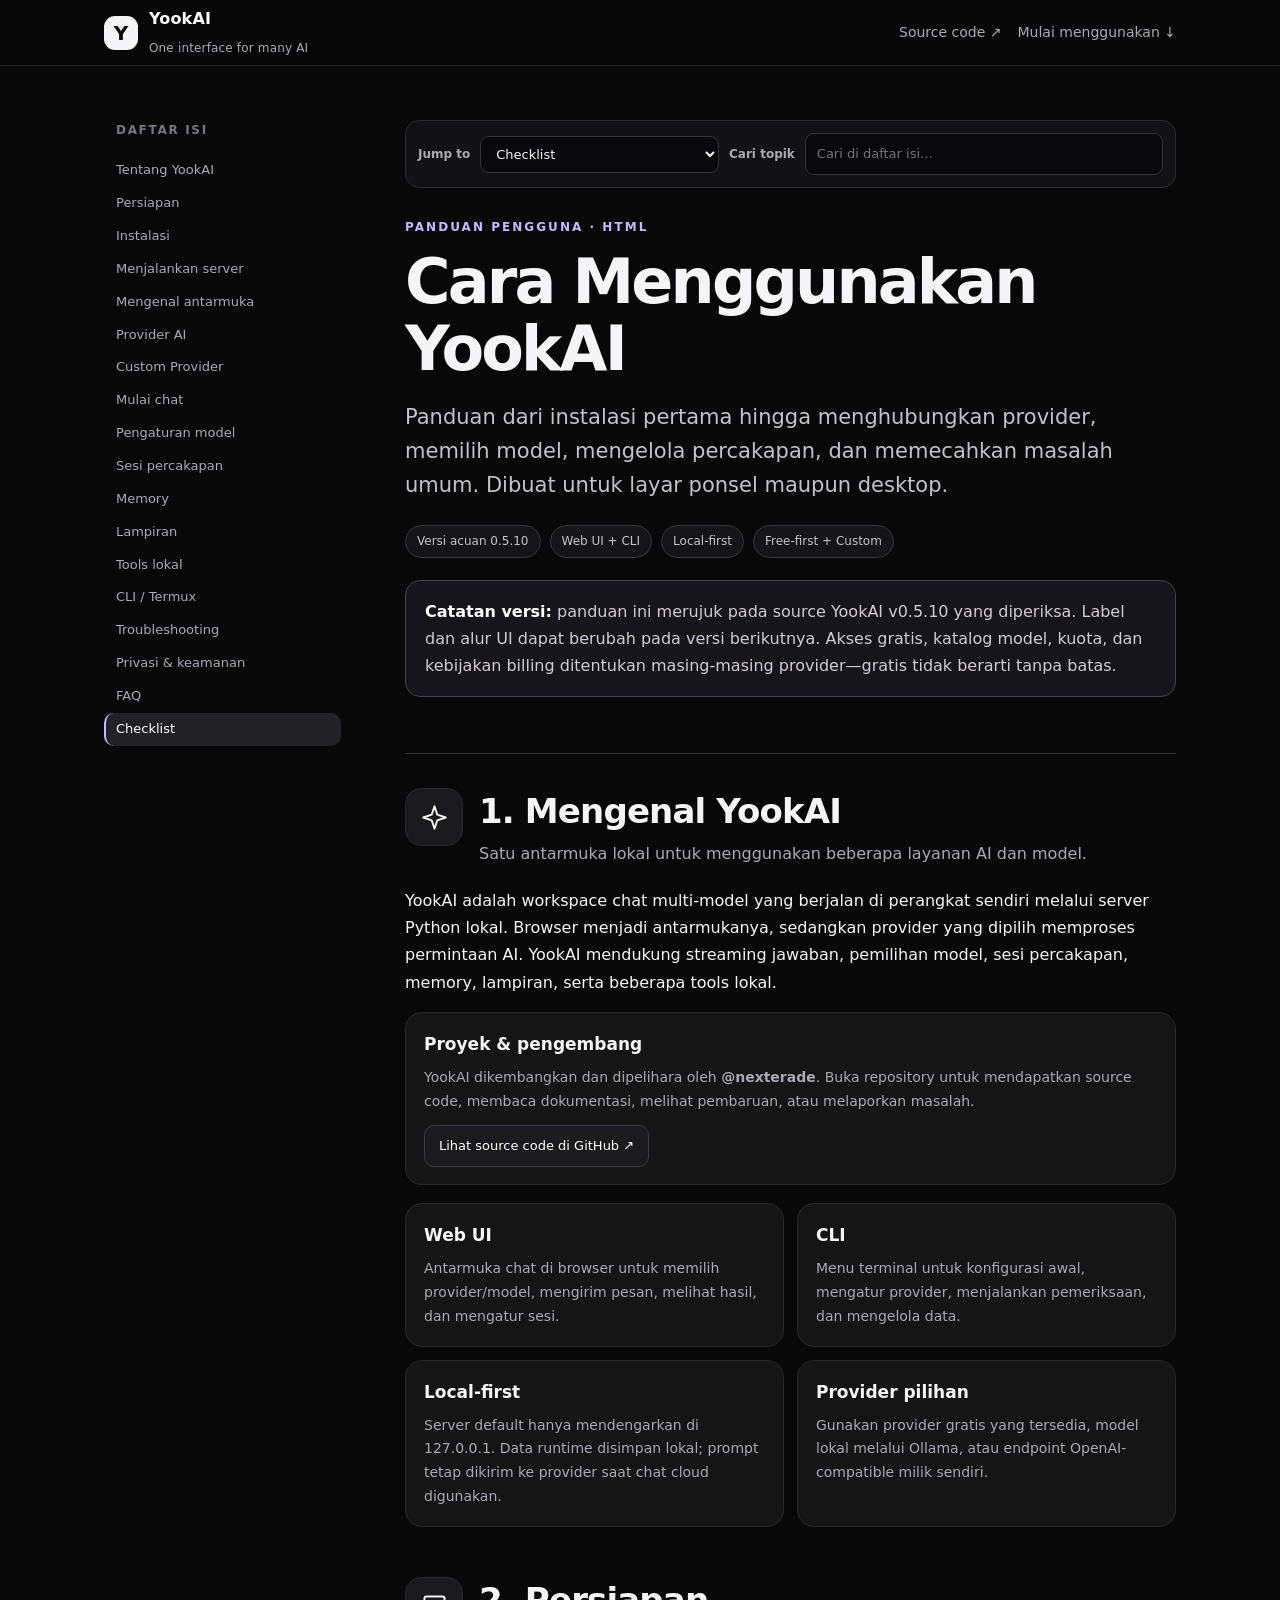
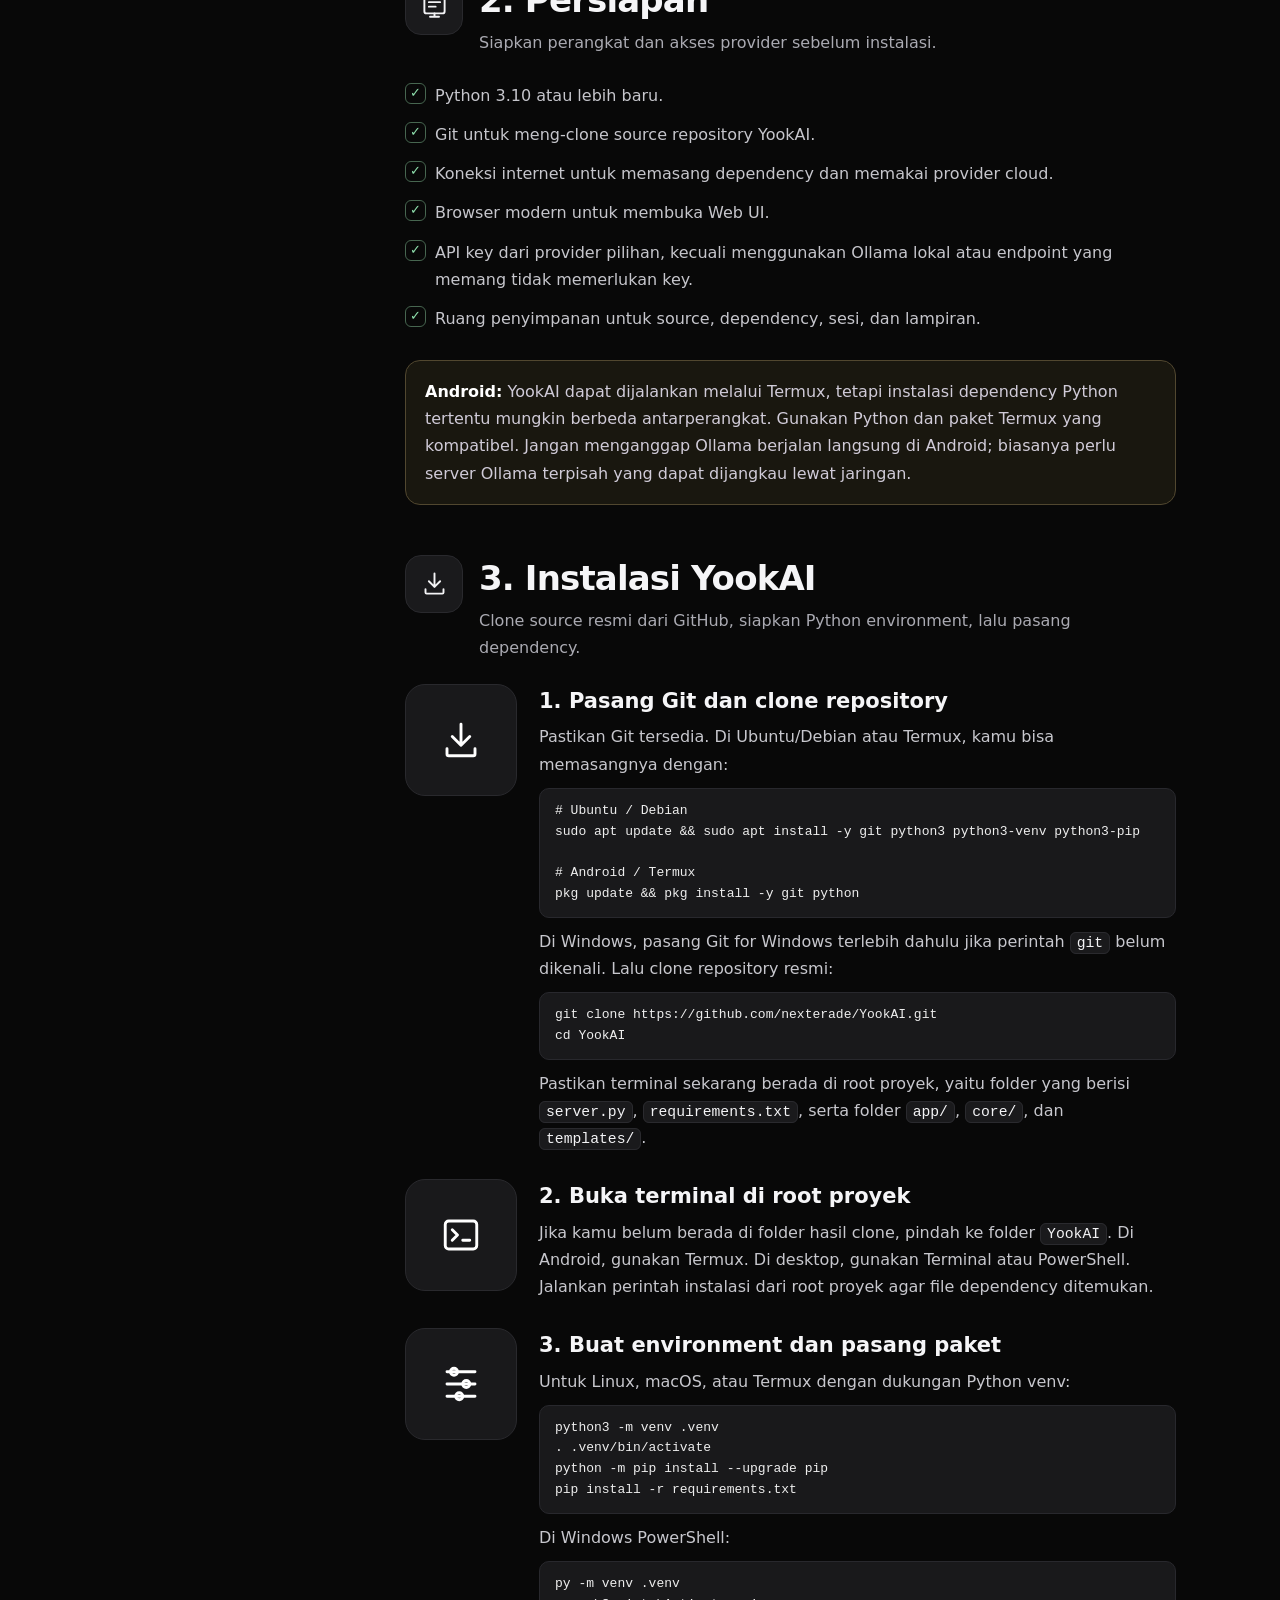
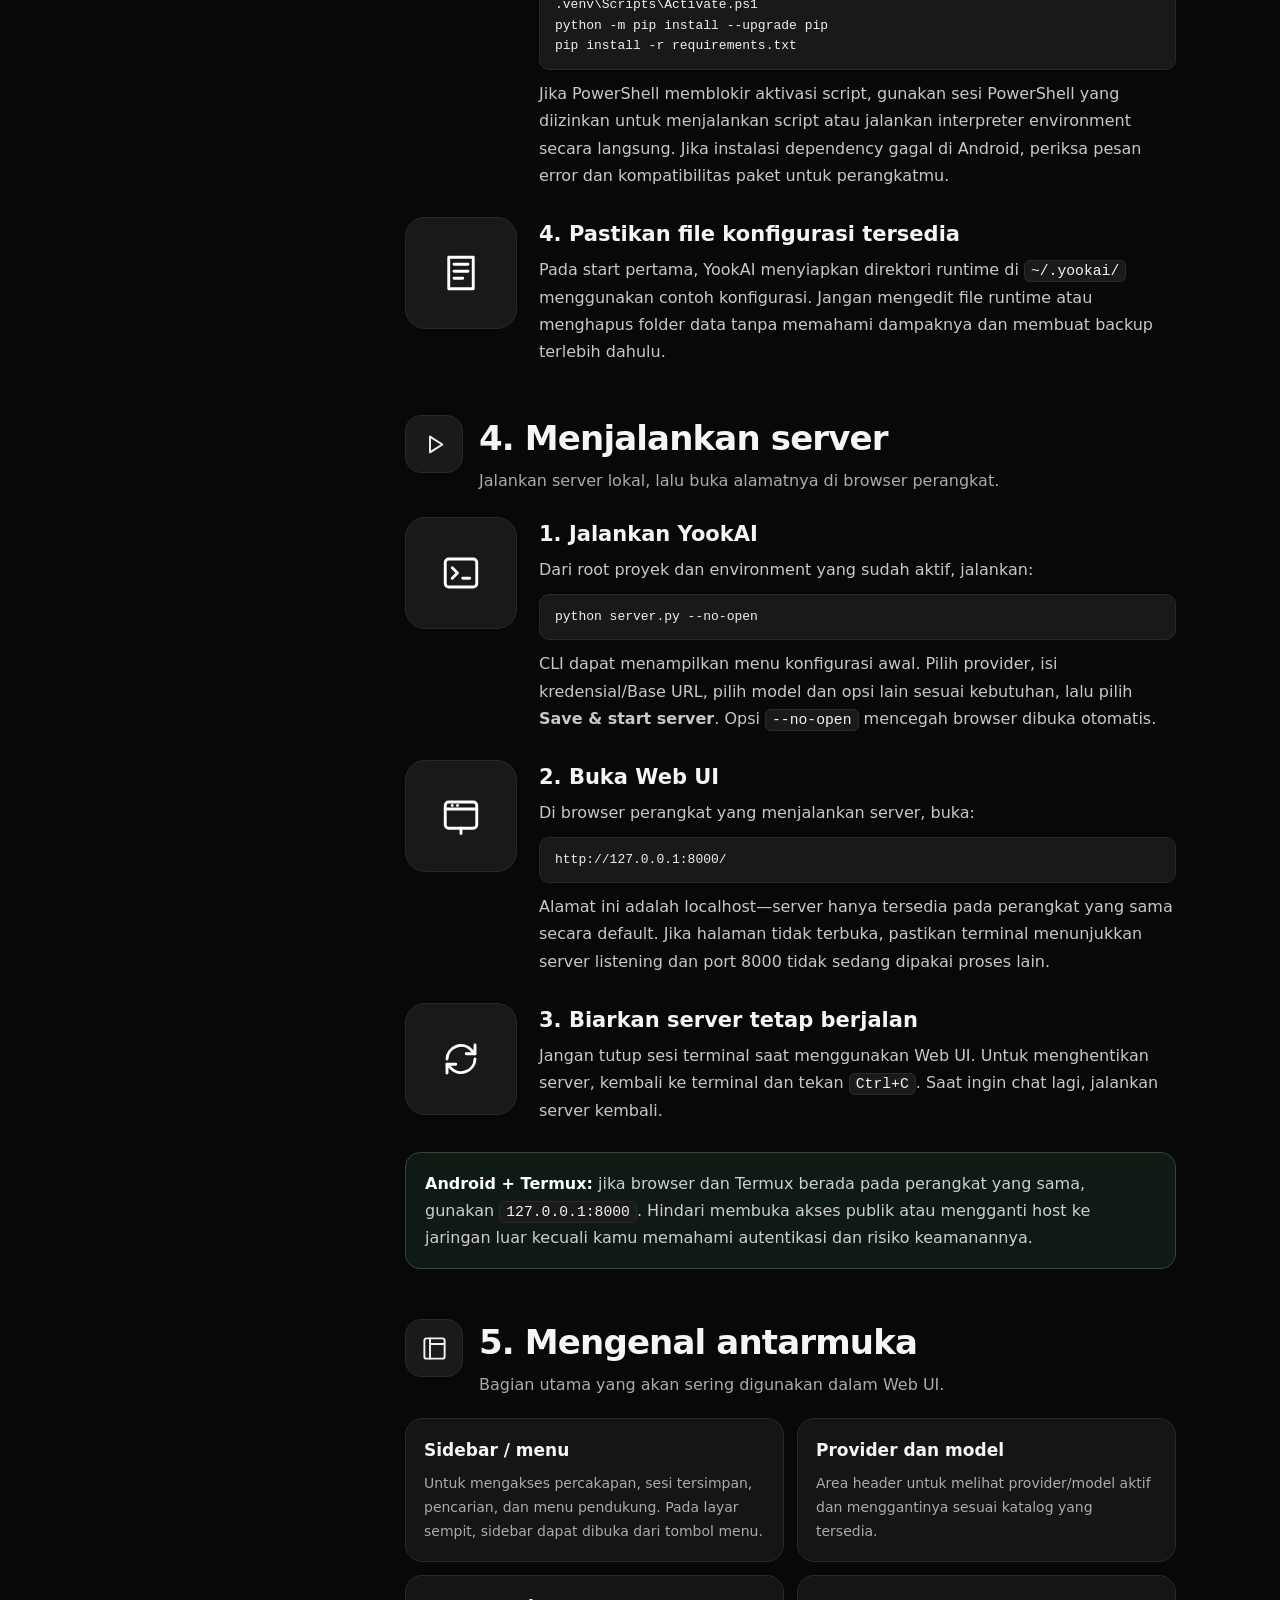
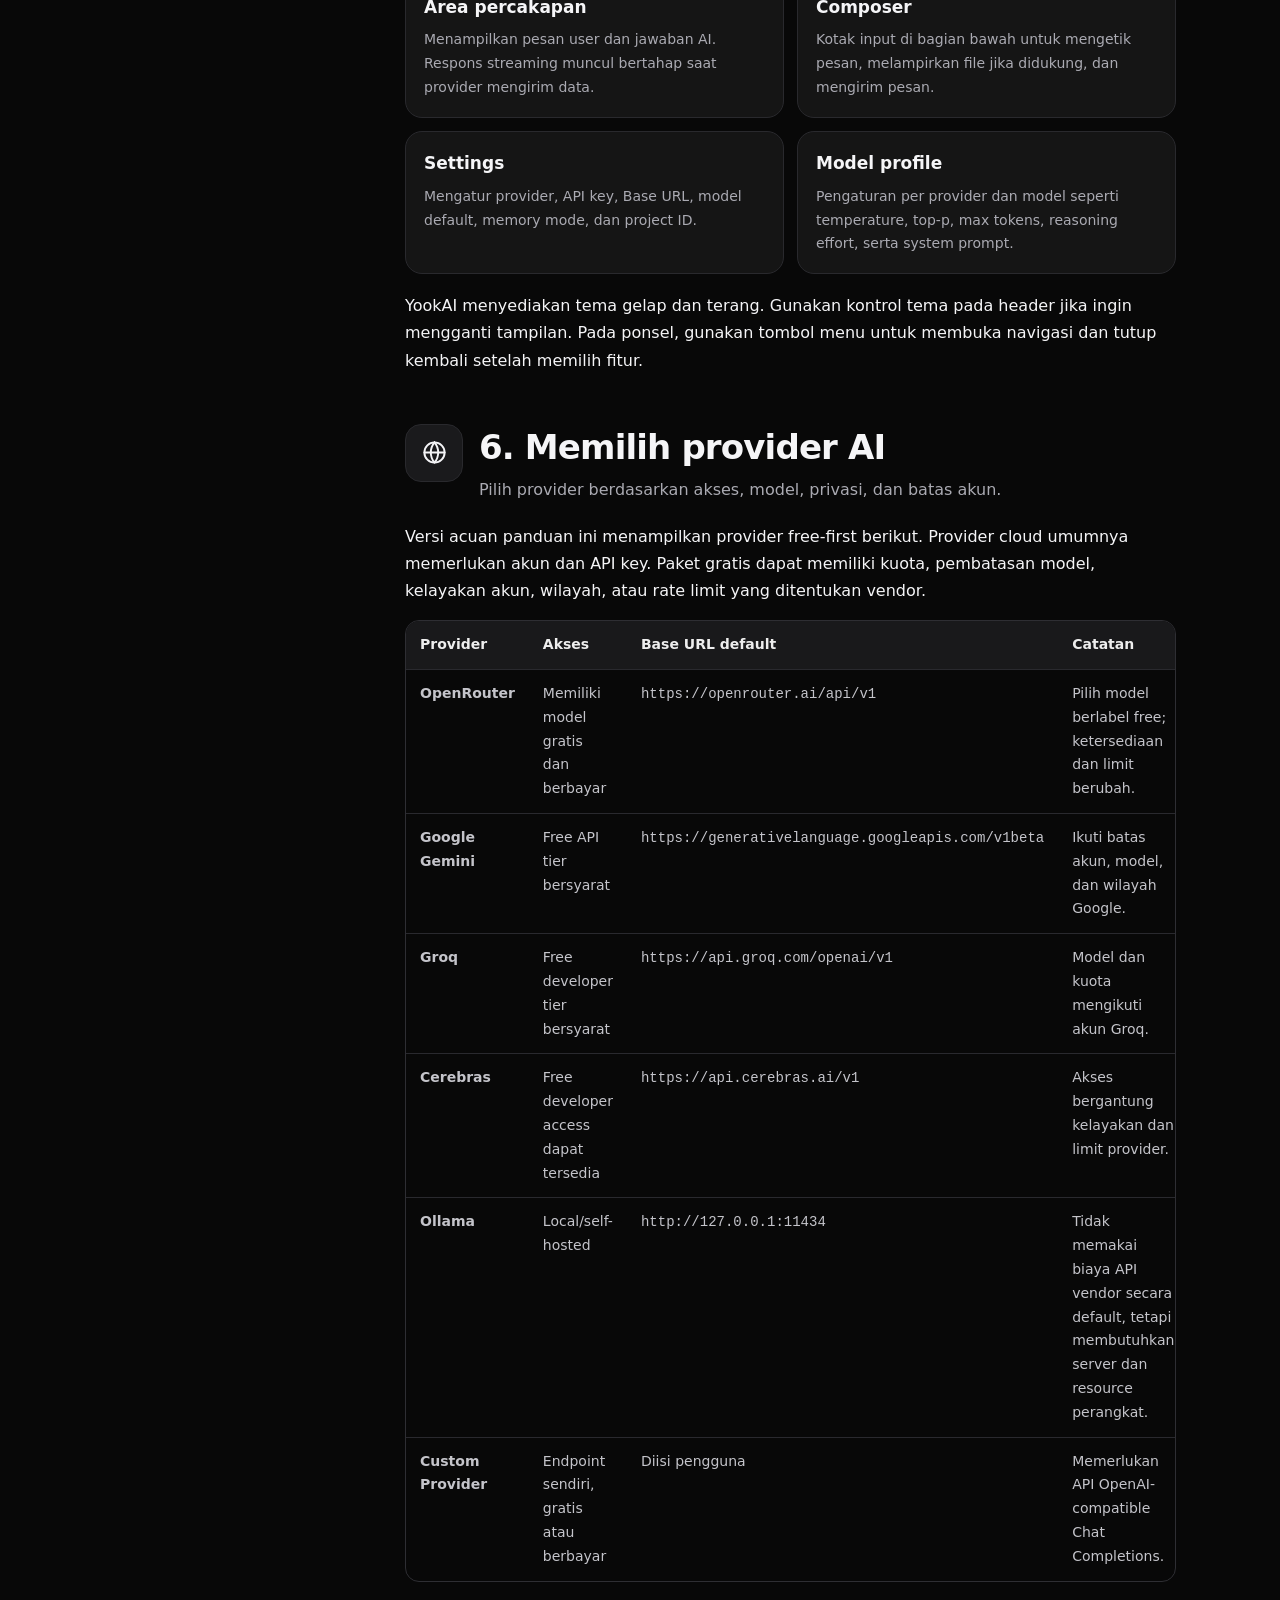
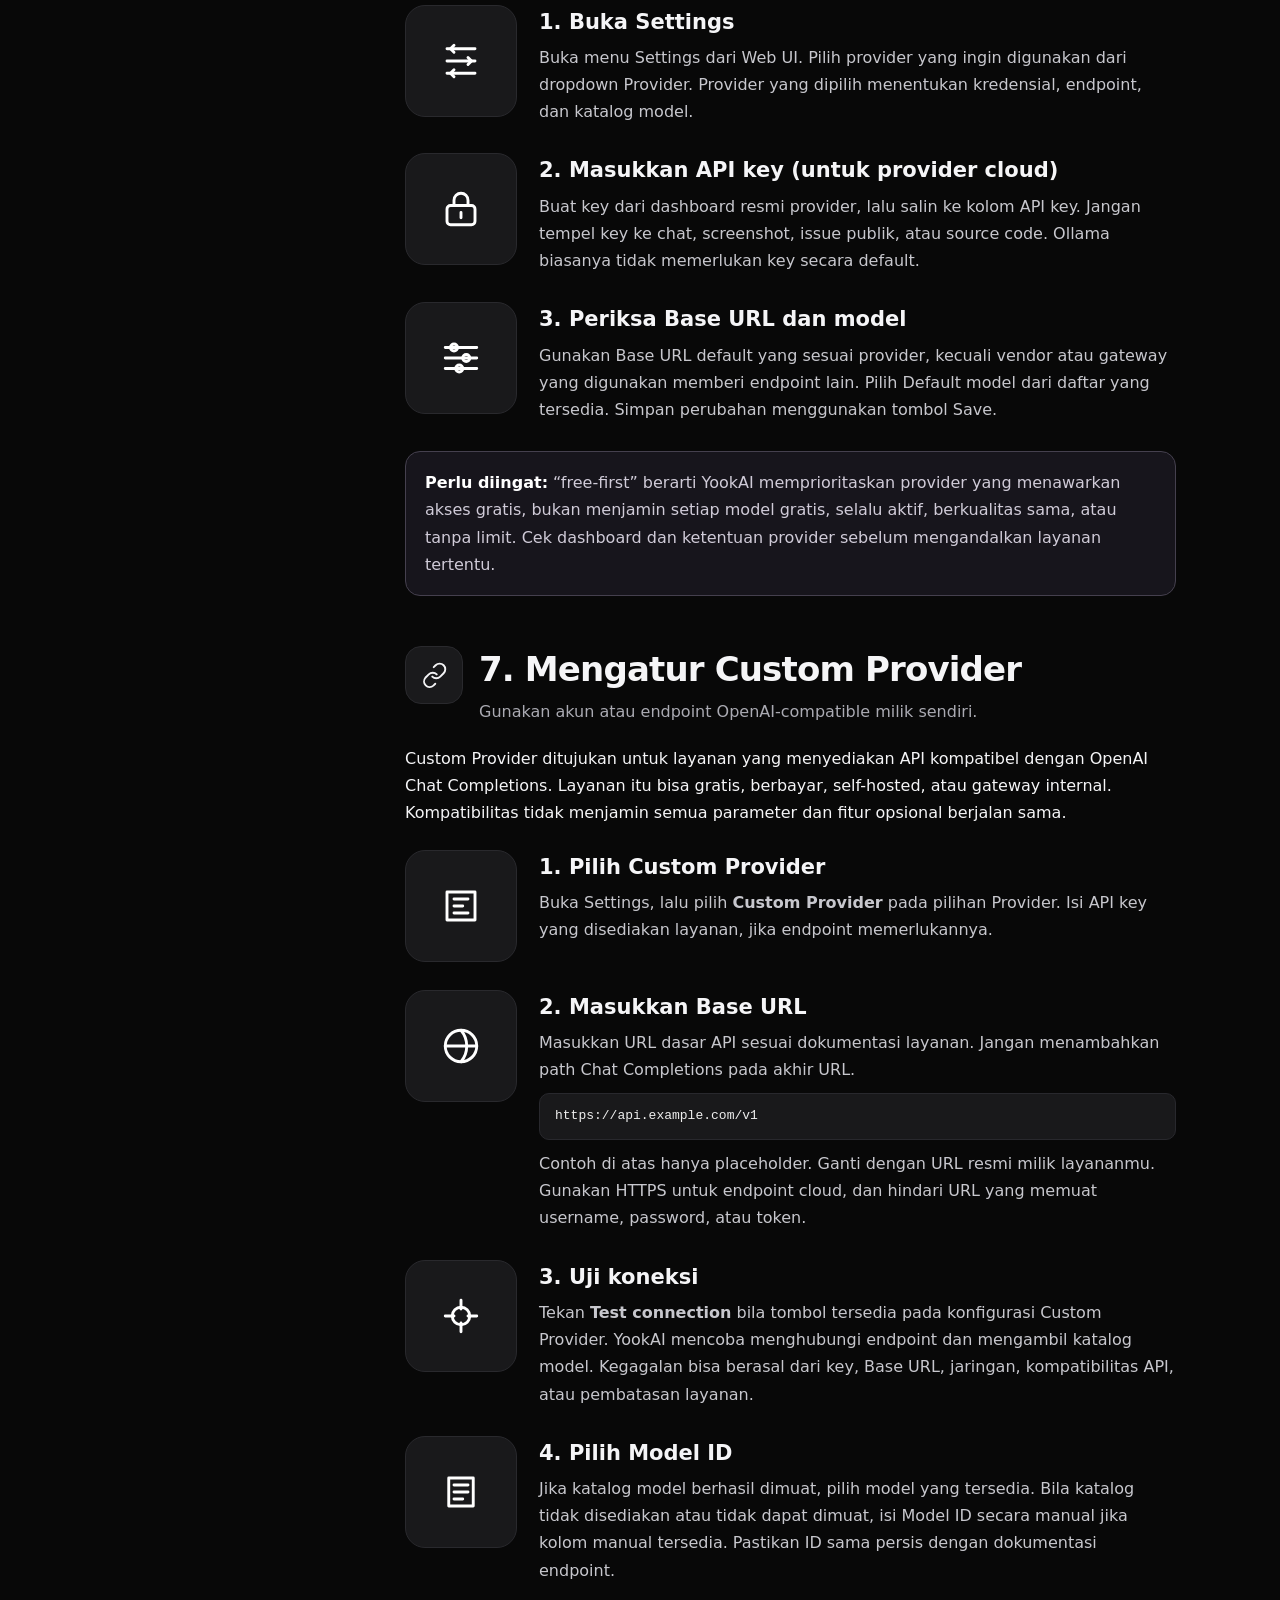
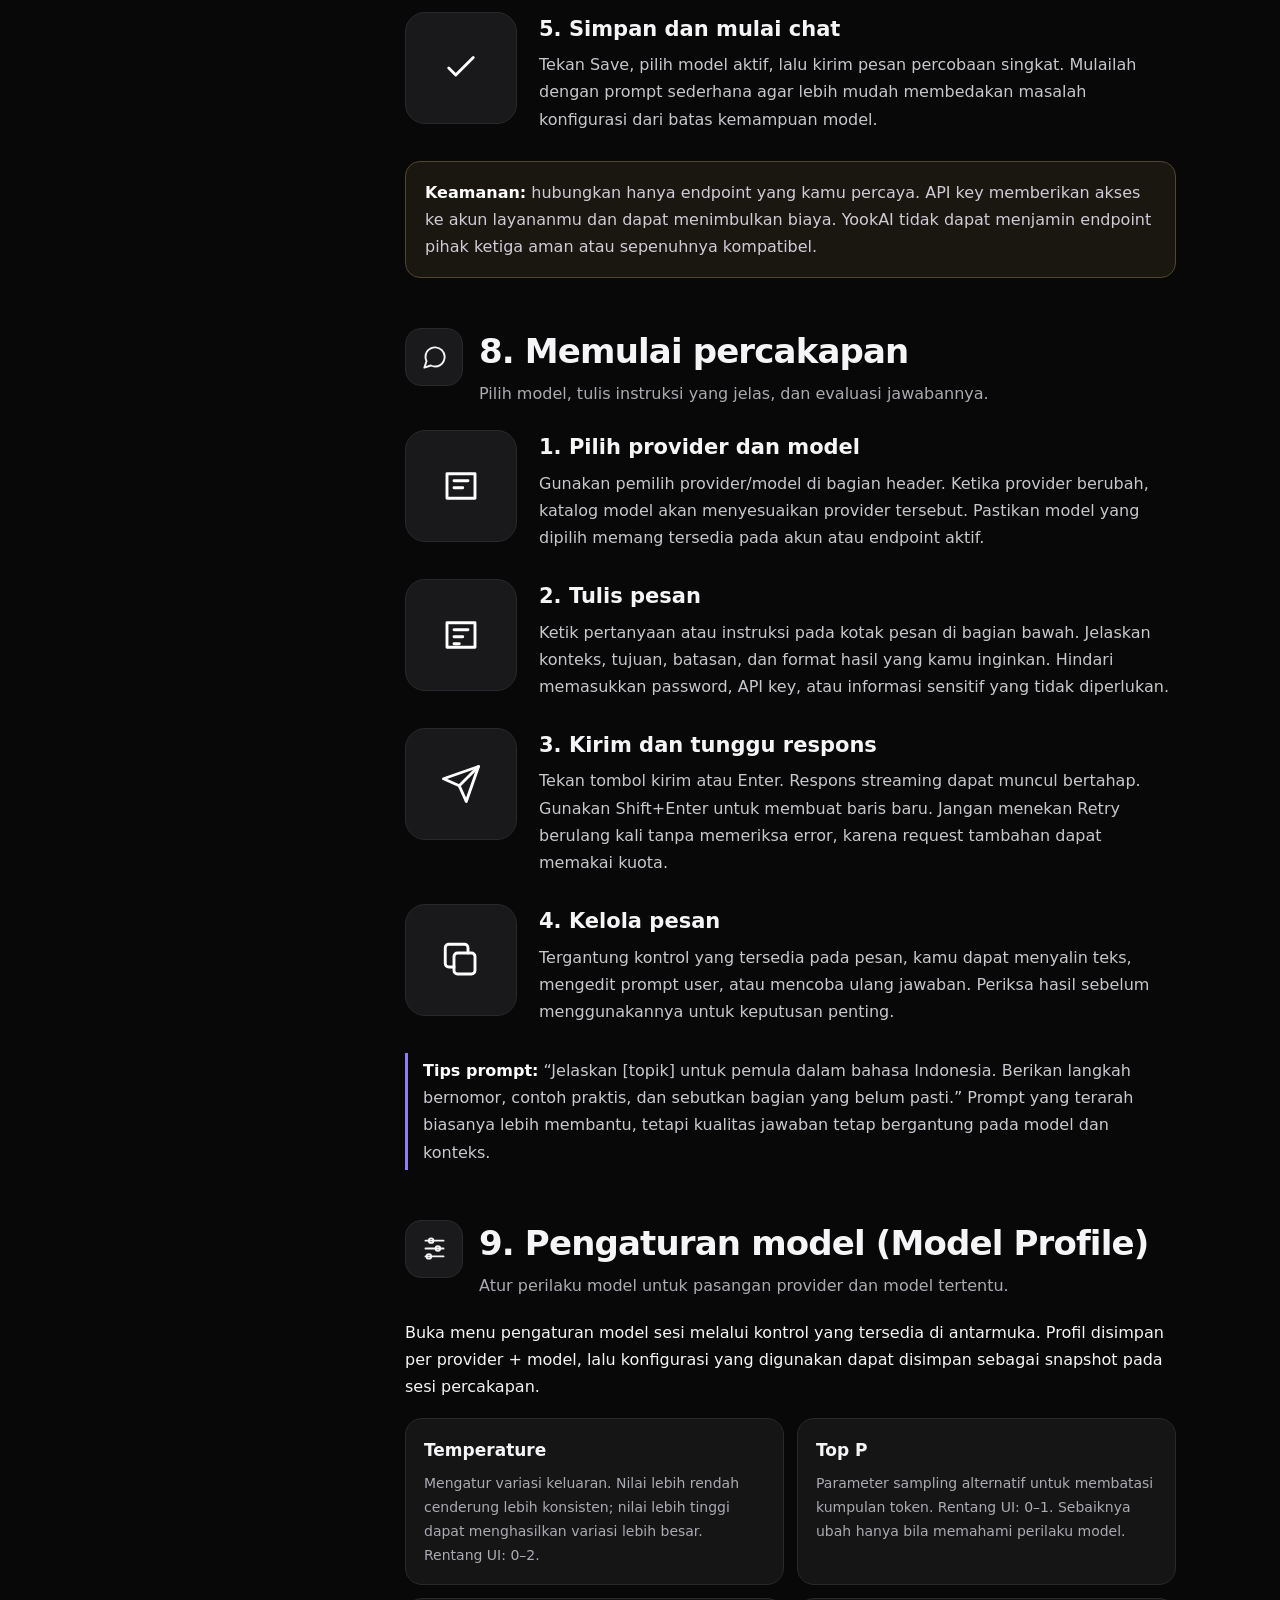
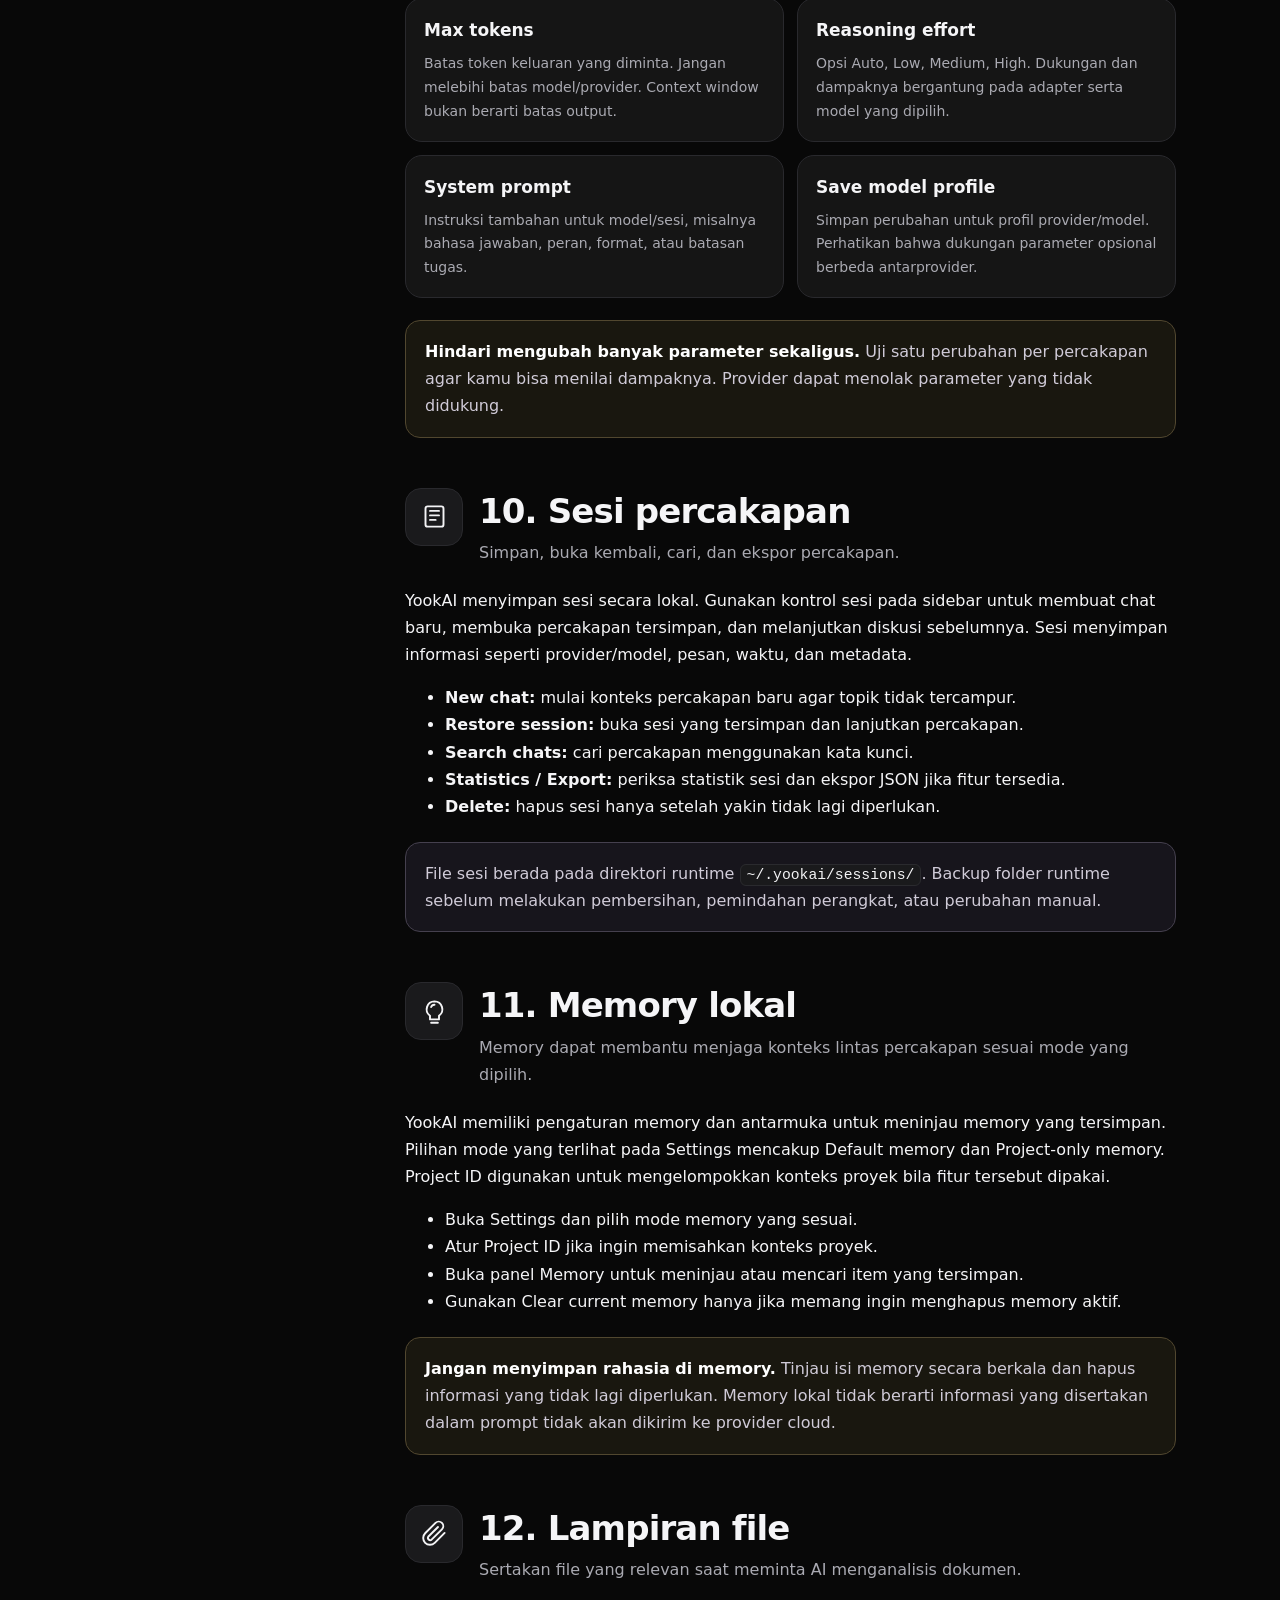
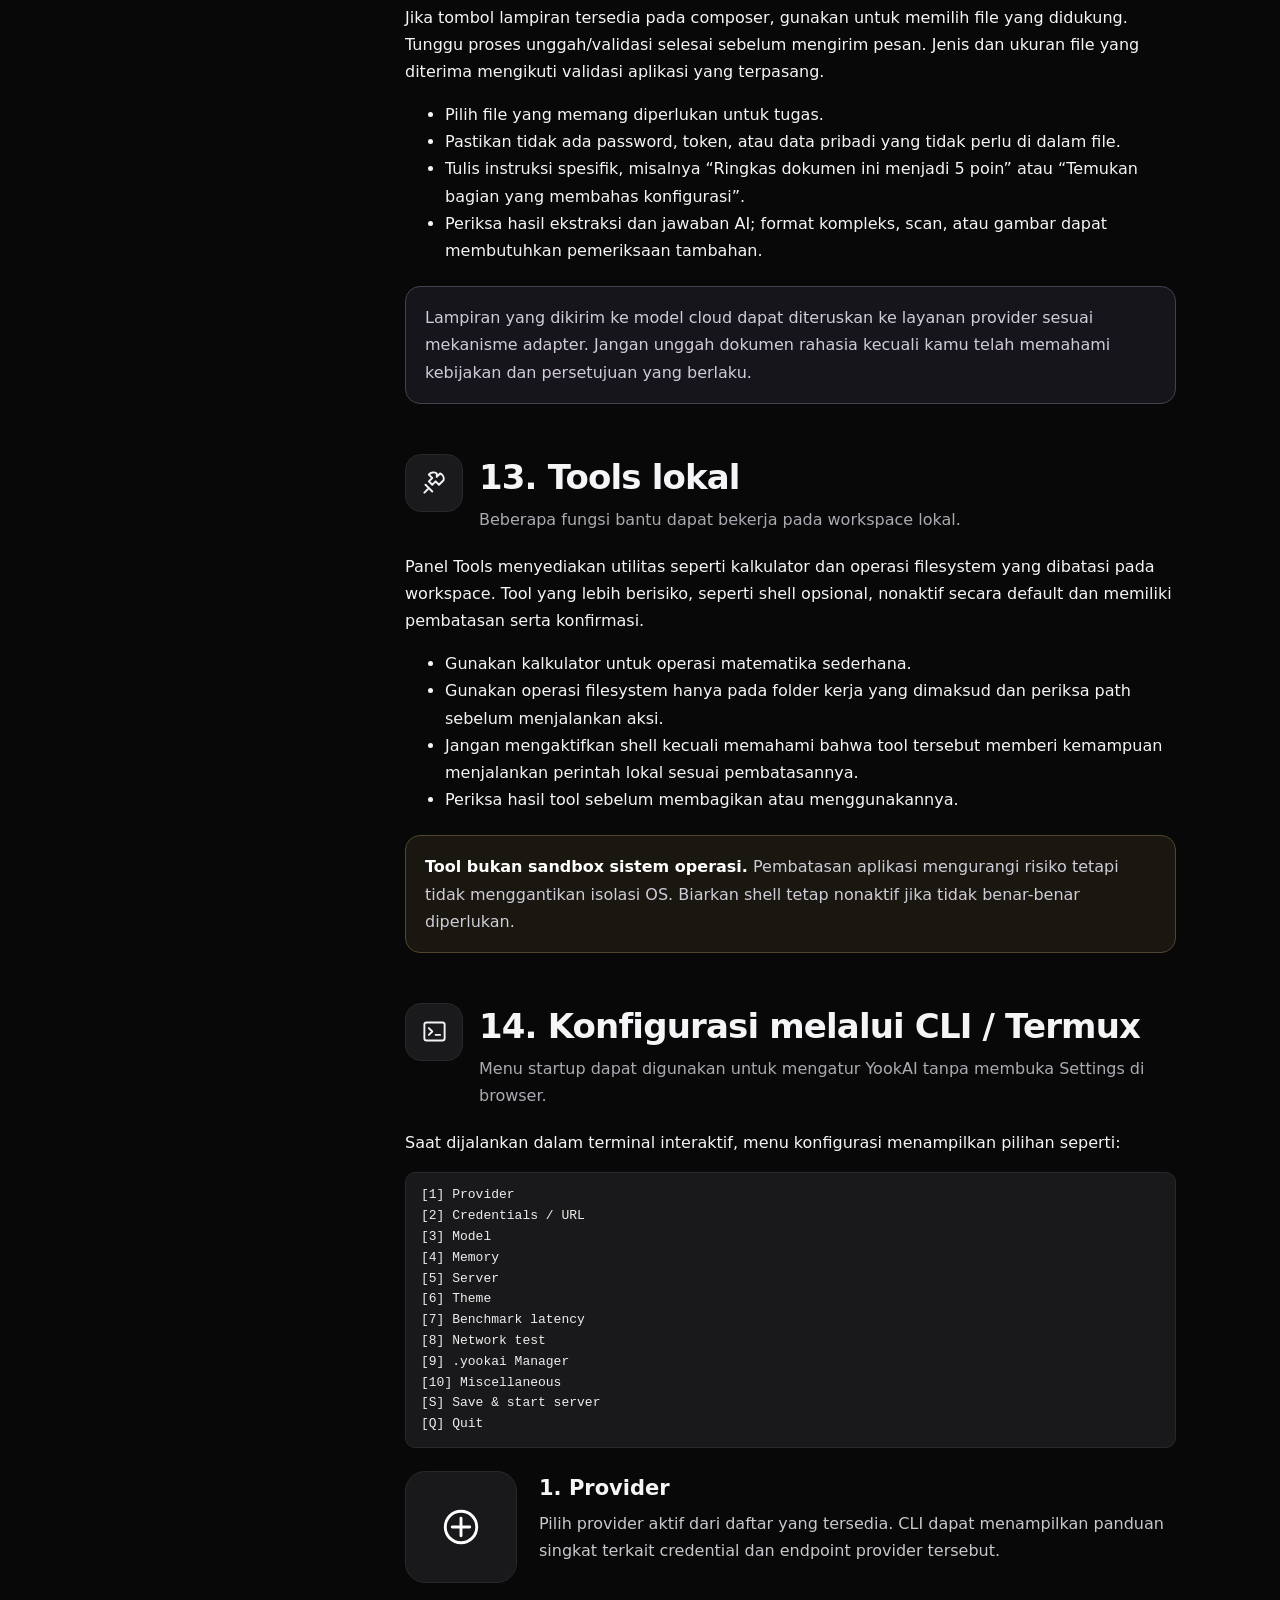
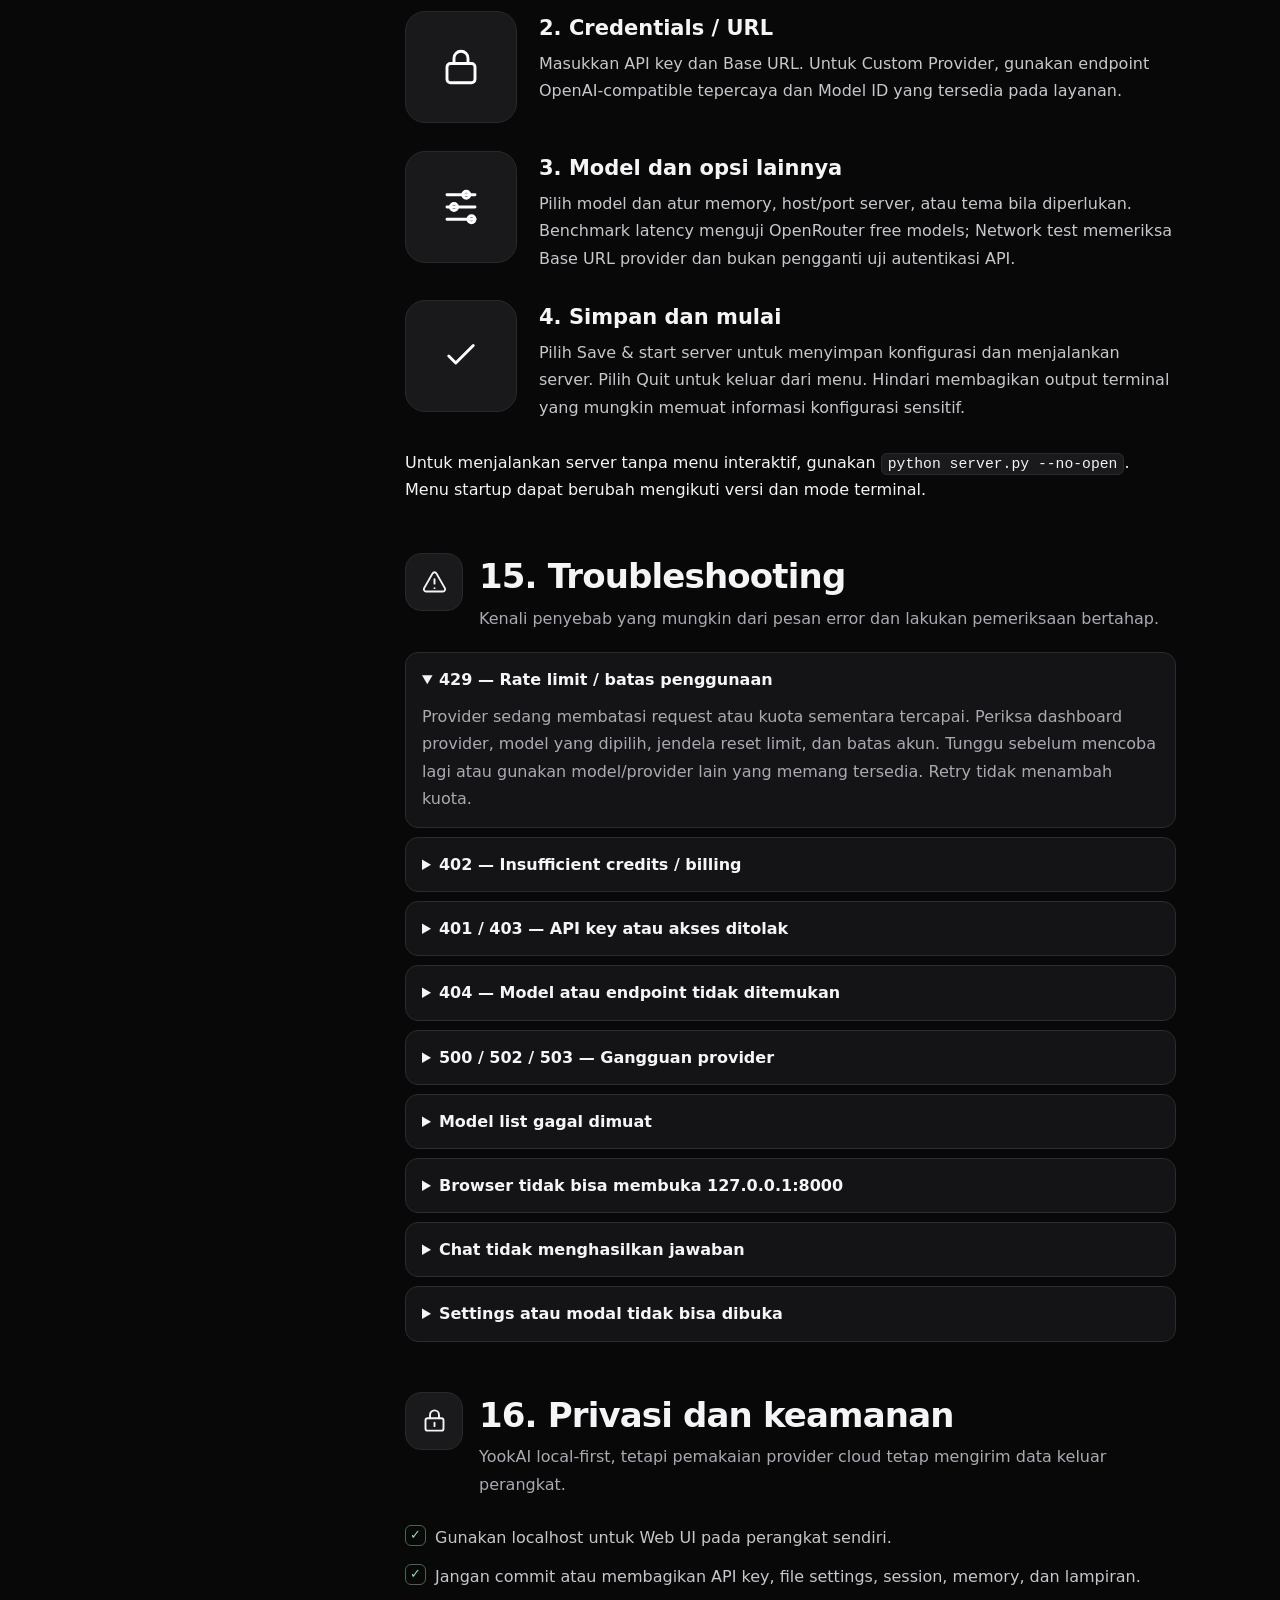
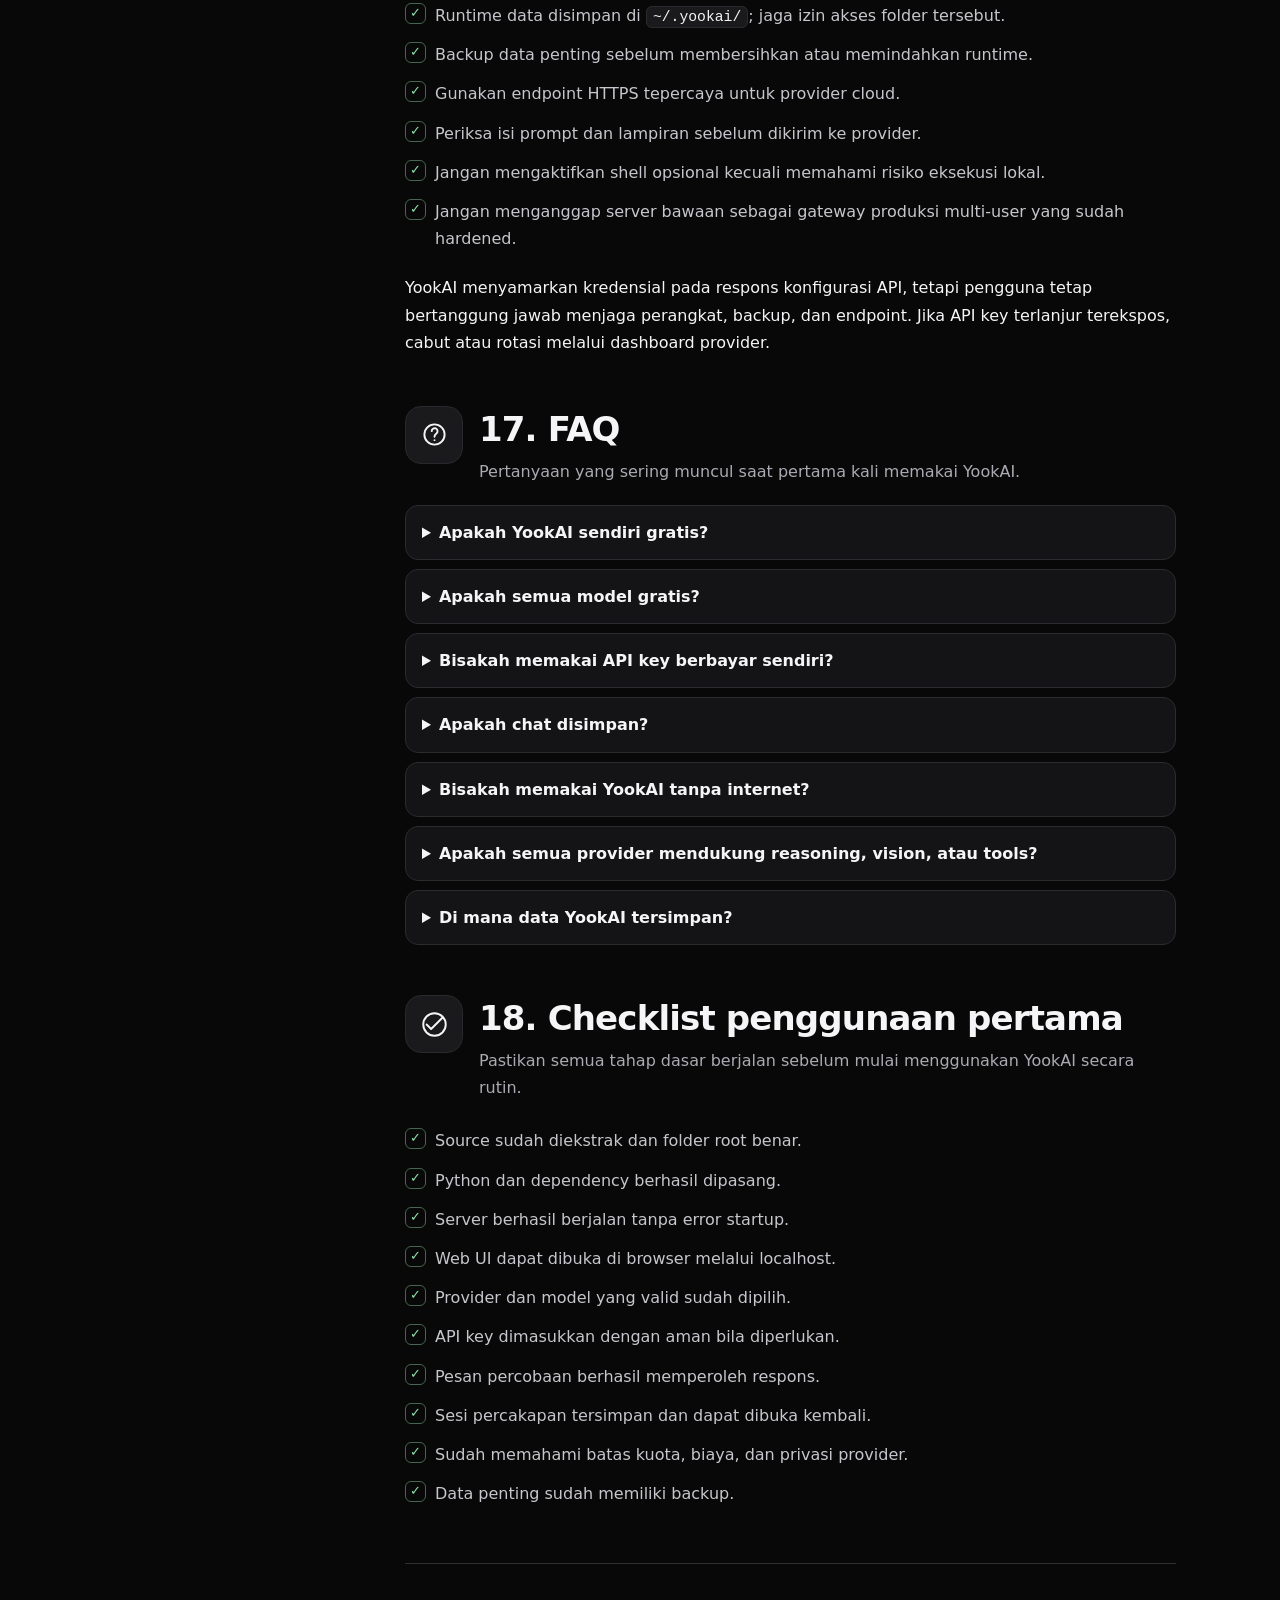
<file: Tutorial.html>
<!DOCTYPE html>
<html lang="id">
<head>
<meta charset="utf-8">
<meta name="viewport" content="width=device-width, initial-scale=1">
<meta name="theme-color" content="#080808">
<meta name="description" content="Panduan lengkap menggunakan YookAI: instalasi, konfigurasi provider AI gratis dan custom, chat, model, sesi, memory, tools, keamanan, dan troubleshooting.">
<title>Cara Menggunakan YookAI — Panduan Lengkap</title>
<style>
:root{color-scheme:dark;--bg:#080808;--panel:#151515;--panel2:#1b1b1d;--line:#303034;--text:#f5f5f7;--muted:#aaaab2;--dim:#777780;--accent:#c7b7ff;--accent2:#8e7bff;--green:#8fe0ad;--yellow:#f1d18a;--red:#ff9b9b;--radius:22px;--max:1120px}
*{box-sizing:border-box}html{scroll-behavior:smooth;scroll-padding-top:90px}body{margin:0;background:var(--bg);color:var(--text);font:16px/1.7 system-ui,-apple-system,BlinkMacSystemFont,"Segoe UI",Roboto,Arial,sans-serif;-webkit-font-smoothing:antialiased}
a{color:#c5b7ff;text-underline-offset:4px}a:hover{color:#e1d8ff}button{font:inherit}.topbar{height:66px;border-bottom:1px solid #202024;background:rgba(8,8,8,.92);backdrop-filter:blur(14px);position:sticky;top:0;z-index:5;display:flex;align-items:center}.topinner{max-width:var(--max);width:100%;padding:0 24px;margin:auto;display:flex;align-items:center;justify-content:space-between}.brand{display:flex;align-items:center;gap:11px;font-weight:700;letter-spacing:.01em;color:white;text-decoration:none}.logo{width:34px;height:34px;border-radius:11px;background:#f5f5f7;color:#080808;display:grid;place-items:center;font-weight:900;font-size:20px}.brand small{color:var(--muted);font-size:12px;font-weight:500}.toplink{font-size:14px;text-decoration:none;color:var(--muted)}.layout{max-width:var(--max);margin:auto;padding:54px 24px 90px;display:grid;grid-template-columns:245px minmax(0,1fr);gap:56px}.side{position:sticky;top:100px;align-self:start;max-height:calc(100vh - 120px);overflow:auto;padding-right:8px}.side strong{display:block;font-size:12px;letter-spacing:.14em;text-transform:uppercase;color:var(--dim);margin:0 0 14px 12px}.side a{display:block;color:var(--muted);text-decoration:none;padding:7px 12px;border-radius:10px;font-size:13px;line-height:1.45}.side a:hover,.side a:focus{background:#1a1a1d;color:white;outline:none}.content{min-width:0}.hero{padding:4px 0 34px;border-bottom:1px solid var(--line);margin-bottom:34px}.eyebrow{font-size:12px;letter-spacing:.17em;text-transform:uppercase;color:var(--accent);font-weight:700}.hero h1{font-size:clamp(36px,6vw,62px);line-height:1.08;letter-spacing:-.045em;margin:12px 0 18px;font-weight:720}.hero p{font-size:clamp(17px,2vw,21px);color:#c2c2c8;max-width:760px;line-height:1.6;margin:0}.chips{display:flex;gap:9px;flex-wrap:wrap;margin-top:23px}.chip{border:1px solid #39393e;background:#151517;border-radius:99px;padding:5px 11px;color:#c4c4cb;font-size:12px}.notice{border:1px solid #45404e;background:#17151c;padding:17px 19px;border-radius:15px;color:#d0cbd8;margin:22px 0}.notice b{color:white}.notice.warn{border-color:#51472f;background:#19170f}.notice.good{border-color:#2e4b39;background:#101a14}.section{margin:0 0 50px}.section-head{display:flex;align-items:flex-start;gap:16px;margin-bottom:20px}.section-icon{width:58px;height:58px;flex:0 0 58px;border-radius:16px;background:#1a1a1c;border:1px solid #29292d;display:grid;place-items:center;color:#f4f4f6}.section-icon svg{width:27px;height:27px;stroke:currentColor;fill:none;stroke-width:1.7;stroke-linecap:round;stroke-linejoin:round}.section h2{font-size:clamp(25px,3vw,34px);line-height:1.2;letter-spacing:-.025em;margin:3px 0 8px}.section-intro{color:var(--muted);margin:0}.step{display:grid;grid-template-columns:112px minmax(0,1fr);gap:22px;margin:23px 0 28px;align-items:start}.step-icon{width:112px;height:112px;border-radius:20px;background:#19191b;border:1px solid #29292d;display:grid;place-items:center;color:#fff}.step-icon svg{width:42px;height:42px;stroke:currentColor;fill:none;stroke-width:1.65;stroke-linecap:round;stroke-linejoin:round}.step h3{font-size:21px;line-height:1.35;margin:3px 0 8px}.step p{margin:0 0 10px;color:#c7c7cd}.step p:last-child{margin-bottom:0}.step ul,.step ol,.card ul{margin:8px 0 0;padding-left:22px;color:#c7c7cd}.step li,.card li{padding:3px 0}.code{display:block;max-width:100%;overflow:auto;white-space:pre-wrap;overflow-wrap:anywhere;background:#19191b;border:1px solid #28282d;border-radius:10px;padding:12px 15px;color:#eee;font:13px/1.6 ui-monospace,SFMono-Regular,Consolas,monospace;margin:10px 0}.inline{font: .92em ui-monospace,SFMono-Regular,Consolas,monospace;background:#1a1a1c;border:1px solid #2a2a2e;border-radius:6px;padding:2px 6px;color:#f3f3f5;overflow-wrap:anywhere}.cards{display:grid;grid-template-columns:repeat(2,minmax(0,1fr));gap:13px;margin:18px 0}.card{background:var(--panel);border:1px solid #29292d;border-radius:17px;padding:17px 18px;min-width:0}.card h3{font-size:17px;margin:0 0 7px}.card p{margin:0;color:var(--muted);font-size:14px}.card .meta{font-size:12px;color:var(--dim);margin-top:10px}.table-wrap{overflow:auto;border:1px solid #2e2e33;border-radius:14px;margin:16px 0}table{border-collapse:collapse;width:100%;min-width:570px;font-size:14px}th,td{text-align:left;padding:12px 14px;border-bottom:1px solid #29292e;vertical-align:top}th{background:#19191b;color:#eee;font-weight:650}td{color:#c4c4ca}tr:last-child td{border-bottom:0}.callout{border-left:3px solid var(--accent2);padding:4px 0 4px 15px;color:#c9c9d0;margin:15px 0}.callout strong{color:#fff}.subhead{font-size:21px;margin:25px 0 9px}.checklist{list-style:none;padding:0;margin:12px 0}.checklist li{position:relative;padding:6px 0 6px 30px;color:#c6c6cc}.checklist li:before{content:"✓";position:absolute;left:0;top:7px;width:19px;height:19px;border:1px solid #476650;border-radius:6px;color:var(--green);font-size:13px;line-height:17px;text-align:center}.faq details{background:#141416;border:1px solid #2b2b30;border-radius:13px;padding:13px 16px;margin:9px 0}.faq summary{font-weight:650;cursor:pointer}.faq details p{color:var(--muted);margin:10px 0 2px}.footer{border-top:1px solid var(--line);padding-top:22px;color:var(--dim);font-size:13px}.btn{display:inline-flex;align-items:center;gap:8px;padding:9px 14px;border:1px solid #3a3a40;border-radius:10px;background:#1b1b1e;color:white;text-decoration:none;font-size:13px}.btn:hover{background:#27272b}.mobile-toc{display:none}.small{font-size:13px;color:var(--dim)}@media(max-width:820px){.layout{grid-template-columns:1fr;gap:0;padding:32px 20px 70px}.side{display:none}.mobile-toc{display:block;margin:0 0 30px}.mobile-toc details{background:#151517;border:1px solid #2d2d31;border-radius:14px;padding:12px 15px}.mobile-toc summary{cursor:pointer;font-weight:650}.mobile-toc nav{display:grid;grid-template-columns:repeat(2,minmax(0,1fr));gap:3px 8px;margin-top:10px}.mobile-toc a{font-size:13px;color:var(--muted);text-decoration:none;padding:5px 0}.step{grid-template-columns:76px minmax(0,1fr);gap:15px}.step-icon{width:76px;height:76px;border-radius:16px}.step-icon svg{width:32px;height:32px}.step h3{font-size:18px}.cards{grid-template-columns:1fr}.hero{padding-top:0}.topinner{padding:0 18px}}@media(max-width:430px){body{font-size:15px}.layout{padding-left:17px;padding-right:17px}.step{grid-template-columns:58px minmax(0,1fr);gap:12px;margin:20px 0 25px}.step-icon{width:58px;height:58px;border-radius:14px}.step-icon svg{width:27px;height:27px}.step h3{font-size:17px}.section-head{gap:12px}.section-icon{width:48px;height:48px;flex-basis:48px}.section-icon svg{width:23px;height:23px}.hero h1{font-size:38px}.hero p{font-size:16px}.mobile-toc nav{grid-template-columns:1fr 1fr}.toplink{font-size:12px}}@media(prefers-reduced-motion:reduce){html{scroll-behavior:auto}*{animation-duration:.01ms!important;transition-duration:.01ms!important}}

/* Reader-friendly navigation enhancements */
.skip-link{position:fixed;left:12px;top:-60px;z-index:20;background:#f5f5f7;color:#080808;padding:9px 13px;border-radius:9px;font-weight:650}.skip-link:focus{top:12px}.reading-progress{position:fixed;left:0;top:0;height:3px;width:0;background:linear-gradient(90deg,var(--accent2),var(--accent));z-index:12;transition:width .12s linear}.guide-tools{display:grid;grid-template-columns:auto minmax(150px,.8fr) auto minmax(170px,1.2fr);align-items:center;gap:10px;margin:0 0 25px;padding:12px;background:#121214;border:1px solid #2b2b30;border-radius:14px}.guide-tools label{font-size:12px;color:var(--muted);font-weight:650;white-space:nowrap}.guide-tools select,.guide-tools input{width:100%;min-width:0;background:#09090b;color:var(--text);border:1px solid #34343b;border-radius:9px;padding:9px 11px;font:inherit;font-size:13px;outline-offset:2px}.guide-tools select:focus,.guide-tools input:focus{border-color:var(--accent2);outline:2px solid #8e7bff55}.side a[aria-current="location"],.mobile-toc a[aria-current="location"]{background:#222126;color:#fff;border-left:2px solid var(--accent);padding-left:10px}.side a{scroll-margin-top:100px}.mobile-toc nav a{border-radius:7px;padding:6px 8px}.section[hidden]{display:none!important}.no-results{display:none;color:var(--muted);font-size:13px;margin:8px 2px}.guide-tools:has(input:placeholder-shown){}.section{scroll-margin-top:88px}.section h2{scroll-margin-top:88px}.footer .btn{margin-top:8px}@media(max-width:820px){.guide-tools{grid-template-columns:1fr 1fr;gap:7px 10px;margin-bottom:20px}.guide-tools select,.guide-tools input{grid-row:2}.guide-tools .jump-label{grid-column:1;grid-row:1}.guide-tools .search-label{grid-column:2;grid-row:1}.guide-tools{position:relative}.mobile-toc{scroll-margin-top:80px}}@media(max-width:430px){.guide-tools{padding:10px;gap:6px}.guide-tools select,.guide-tools input{font-size:12px;padding:8px}.guide-tools label{font-size:11px}}
</style>
</head>
<body>
<a class="skip-link" href="#main-content">Lewati ke konten</a>
<div class="reading-progress" id="reading-progress" aria-hidden="true"></div>
<header class="topbar"><div class="topinner"><a class="brand" href="#top" aria-label="YookAI — ke awal"><span class="logo" aria-hidden="true">Y</span><span>YookAI<br><small>One interface for many AI</small></span></a><nav style="display:flex;align-items:center;gap:16px"><a class="toplink" href="https://github.com/nexterade/YookAI" target="_blank" rel="noopener noreferrer">Source code ↗</a><a class="toplink" href="#quick-start">Mulai menggunakan ↓</a></nav></div></header>
<div class="layout" id="top">
<aside class="side" aria-label="Daftar isi"><strong>Daftar isi</strong>
<a href="#tentang">Tentang YookAI</a><a href="#persiapan">Persiapan</a><a href="#instalasi">Instalasi</a><a href="#quick-start">Menjalankan server</a><a href="#antarmuka">Mengenal antarmuka</a><a href="#provider">Provider AI</a><a href="#custom">Custom Provider</a><a href="#chat">Mulai chat</a><a href="#model">Pengaturan model</a><a href="#session">Sesi percakapan</a><a href="#memory">Memory</a><a href="#attachments">Lampiran</a><a href="#tools">Tools lokal</a><a href="#cli">CLI / Termux</a><a href="#troubleshoot">Troubleshooting</a><a href="#privacy">Privasi & keamanan</a><a href="#faq">FAQ</a><a href="#checklist">Checklist</a>
</aside>
<main class="content" id="main-content">
<div class="guide-tools" aria-label="Navigasi tutorial"><label class="jump-label" for="jump-select">Jump to</label><select id="jump-select" aria-label="Lompat ke bagian tutorial"><option value="">Pilih bagian…</option><option value="tentang">Tentang YookAI</option><option value="persiapan">Persiapan</option><option value="instalasi">Instalasi</option><option value="quick-start">Menjalankan server</option><option value="antarmuka">Mengenal antarmuka</option><option value="provider">Provider AI</option><option value="custom">Custom Provider</option><option value="chat">Mulai chat</option><option value="model">Pengaturan model</option><option value="session">Sesi percakapan</option><option value="memory">Memory</option><option value="attachments">Lampiran</option><option value="tools">Tools lokal</option><option value="cli">CLI / Termux</option><option value="troubleshoot">Troubleshooting</option><option value="privacy">Privasi &amp; keamanan</option><option value="faq">FAQ</option><option value="checklist">Checklist</option></select><label class="search-label" for="section-search">Cari topik</label><input id="section-search" type="search" placeholder="Cari di daftar isi…" autocomplete="off"></div>
<section class="hero"><div class="eyebrow">Panduan pengguna · HTML</div><h1>Cara Menggunakan<br>YookAI</h1><p>Panduan dari instalasi pertama hingga menghubungkan provider, memilih model, mengelola percakapan, dan memecahkan masalah umum. Dibuat untuk layar ponsel maupun desktop.</p><div class="chips"><span class="chip">Versi acuan 0.5.10</span><span class="chip">Web UI + CLI</span><span class="chip">Local-first</span><span class="chip">Free-first + Custom</span></div><div class="notice"><b>Catatan versi:</b> panduan ini merujuk pada source YookAI v0.5.10 yang diperiksa. Label dan alur UI dapat berubah pada versi berikutnya. Akses gratis, katalog model, kuota, dan kebijakan billing ditentukan masing-masing provider—gratis tidak berarti tanpa batas.</div></section>
<div class="mobile-toc"><details><summary>Daftar isi tutorial</summary><nav><a href="#tentang">Tentang YookAI</a><a href="#persiapan">Persiapan</a><a href="#instalasi">Instalasi</a><a href="#quick-start">Menjalankan server</a><a href="#antarmuka">Antarmuka</a><a href="#provider">Provider AI</a><a href="#custom">Custom Provider</a><a href="#chat">Mulai chat</a><a href="#model">Model settings</a><a href="#session">Sesi</a><a href="#memory">Memory</a><a href="#attachments">Lampiran</a><a href="#tools">Tools</a><a href="#cli">CLI / Termux</a><a href="#troubleshoot">Troubleshooting</a><a href="#privacy">Keamanan</a><a href="#faq">FAQ</a></nav></details></div>

<section class="section" id="tentang"><div class="section-head"><span class="section-icon"><svg viewBox="0 0 24 24"><path d="M12 2 14.5 9.5 22 12l-7.5 2.5L12 22l-2.5-7.5L2 12l7.5-2.5L12 2Z"/></svg></span><div><h2>1. Mengenal YookAI</h2><p class="section-intro">Satu antarmuka lokal untuk menggunakan beberapa layanan AI dan model.</p></div></div>
<p>YookAI adalah workspace chat multi-model yang berjalan di perangkat sendiri melalui server Python lokal. Browser menjadi antarmukanya, sedangkan provider yang dipilih memproses permintaan AI. YookAI mendukung streaming jawaban, pemilihan model, sesi percakapan, memory, lampiran, serta beberapa tools lokal.</p><div class="card" style="margin-top:16px"><h3>Proyek &amp; pengembang</h3><p>YookAI dikembangkan dan dipelihara oleh <b>@nexterade</b>. Buka repository untuk mendapatkan source code, membaca dokumentasi, melihat pembaruan, atau melaporkan masalah.</p><p style="margin-top:12px"><a class="btn" href="https://github.com/nexterade/YookAI" target="_blank" rel="noopener noreferrer">Lihat source code di GitHub ↗</a></p></div>
<div class="cards"><article class="card"><h3>Web UI</h3><p>Antarmuka chat di browser untuk memilih provider/model, mengirim pesan, melihat hasil, dan mengatur sesi.</p></article><article class="card"><h3>CLI</h3><p>Menu terminal untuk konfigurasi awal, mengatur provider, menjalankan pemeriksaan, dan mengelola data.</p></article><article class="card"><h3>Local-first</h3><p>Server default hanya mendengarkan di 127.0.0.1. Data runtime disimpan lokal; prompt tetap dikirim ke provider saat chat cloud digunakan.</p></article><article class="card"><h3>Provider pilihan</h3><p>Gunakan provider gratis yang tersedia, model lokal melalui Ollama, atau endpoint OpenAI-compatible milik sendiri.</p></article></div></section>

<section class="section" id="persiapan"><div class="section-head"><span class="section-icon"><svg viewBox="0 0 24 24"><rect x="3" y="4" width="18" height="15" rx="2"/><path d="M8 22h8M12 19v3M7 9h10M7 13h6"/></svg></span><div><h2>2. Persiapan</h2><p class="section-intro">Siapkan perangkat dan akses provider sebelum instalasi.</p></div></div>
<ul class="checklist"><li>Python 3.10 atau lebih baru.</li><li>Git untuk meng-clone source repository YookAI.</li><li>Koneksi internet untuk memasang dependency dan memakai provider cloud.</li><li>Browser modern untuk membuka Web UI.</li><li>API key dari provider pilihan, kecuali menggunakan Ollama lokal atau endpoint yang memang tidak memerlukan key.</li><li>Ruang penyimpanan untuk source, dependency, sesi, dan lampiran.</li></ul>
<div class="notice warn"><b>Android:</b> YookAI dapat dijalankan melalui Termux, tetapi instalasi dependency Python tertentu mungkin berbeda antarperangkat. Gunakan Python dan paket Termux yang kompatibel. Jangan menganggap Ollama berjalan langsung di Android; biasanya perlu server Ollama terpisah yang dapat dijangkau lewat jaringan.</div></section>

<section class="section" id="instalasi"><div class="section-head"><span class="section-icon"><svg viewBox="0 0 24 24"><path d="M12 3v12m-5-5 5 5 5-5"/><path d="M4 17v3a1 1 0 0 0 1 1h14a1 1 0 0 0 1-1v-3"/></svg></span><div><h2>3. Instalasi YookAI</h2><p class="section-intro">Clone source resmi dari GitHub, siapkan Python environment, lalu pasang dependency.</p></div></div>
<div class="step"><div class="step-icon"><svg viewBox="0 0 24 24"><path d="M12 3v12m-5-5 5 5 5-5"/><path d="M4 17v3a1 1 0 0 0 1 1h14a1 1 0 0 0 1-1v-3"/></svg></div><div><h3>1. Pasang Git dan clone repository</h3><p>Pastikan Git tersedia. Di Ubuntu/Debian atau Termux, kamu bisa memasangnya dengan:</p><code class="code"># Ubuntu / Debian
sudo apt update && sudo apt install -y git python3 python3-venv python3-pip

# Android / Termux
pkg update && pkg install -y git python</code><p>Di Windows, pasang Git for Windows terlebih dahulu jika perintah <span class="inline">git</span> belum dikenali. Lalu clone repository resmi:</p><code class="code">git clone https://github.com/nexterade/YookAI.git
cd YookAI</code><p>Pastikan terminal sekarang berada di root proyek, yaitu folder yang berisi <span class="inline">server.py</span>, <span class="inline">requirements.txt</span>, serta folder <span class="inline">app/</span>, <span class="inline">core/</span>, dan <span class="inline">templates/</span>.</p></div></div>
<div class="step"><div class="step-icon"><svg viewBox="0 0 24 24"><rect x="3" y="4" width="18" height="16" rx="2"/><path d="m7 9 3 3-3 3M13 15h4"/></svg></div><div><h3>2. Buka terminal di root proyek</h3><p>Jika kamu belum berada di folder hasil clone, pindah ke folder <span class="inline">YookAI</span>. Di Android, gunakan Termux. Di desktop, gunakan Terminal atau PowerShell. Jalankan perintah instalasi dari root proyek agar file dependency ditemukan.</p></div></div>
<div class="step"><div class="step-icon"><svg viewBox="0 0 24 24"><path d="M4 5h16M4 12h16M4 19h16"/><circle cx="8" cy="5" r="2"/><circle cx="15" cy="12" r="2"/><circle cx="11" cy="19" r="2"/></svg></div><div><h3>3. Buat environment dan pasang paket</h3><p>Untuk Linux, macOS, atau Termux dengan dukungan Python venv:</p><code class="code">python3 -m venv .venv
. .venv/bin/activate
python -m pip install --upgrade pip
pip install -r requirements.txt</code><p>Di Windows PowerShell:</p><code class="code">py -m venv .venv
.venv\Scripts\Activate.ps1
python -m pip install --upgrade pip
pip install -r requirements.txt</code><p>Jika PowerShell memblokir aktivasi script, gunakan sesi PowerShell yang diizinkan untuk menjalankan script atau jalankan interpreter environment secara langsung. Jika instalasi dependency gagal di Android, periksa pesan error dan kompatibilitas paket untuk perangkatmu.</p></div></div>
<div class="step"><div class="step-icon"><svg viewBox="0 0 24 24"><path d="M5 3h14v18H5zM8 7h8M8 11h8M8 15h5"/></svg></div><div><h3>4. Pastikan file konfigurasi tersedia</h3><p>Pada start pertama, YookAI menyiapkan direktori runtime di <span class="inline">~/.yookai/</span> menggunakan contoh konfigurasi. Jangan mengedit file runtime atau menghapus folder data tanpa memahami dampaknya dan membuat backup terlebih dahulu.</p></div></div></section>

<section class="section" id="quick-start"><div class="section-head"><span class="section-icon"><svg viewBox="0 0 24 24"><path d="M8 5v14l11-7z"/></svg></span><div><h2>4. Menjalankan server</h2><p class="section-intro">Jalankan server lokal, lalu buka alamatnya di browser perangkat.</p></div></div>
<div class="step"><div class="step-icon"><svg viewBox="0 0 24 24"><rect x="3" y="4" width="18" height="16" rx="2"/><path d="m7 9 3 3-3 3M13 15h4"/></svg></div><div><h3>1. Jalankan YookAI</h3><p>Dari root proyek dan environment yang sudah aktif, jalankan:</p><code class="code">python server.py --no-open</code><p>CLI dapat menampilkan menu konfigurasi awal. Pilih provider, isi kredensial/Base URL, pilih model dan opsi lain sesuai kebutuhan, lalu pilih <b>Save &amp; start server</b>. Opsi <span class="inline">--no-open</span> mencegah browser dibuka otomatis.</p></div></div>
<div class="step"><div class="step-icon"><svg viewBox="0 0 24 24"><rect x="3" y="4" width="18" height="15" rx="2"/><path d="M3 8h18M7 6h.01M10 6h.01M12 22v-3"/></svg></div><div><h3>2. Buka Web UI</h3><p>Di browser perangkat yang menjalankan server, buka:</p><code class="code">http://127.0.0.1:8000/</code><p>Alamat ini adalah localhost—server hanya tersedia pada perangkat yang sama secara default. Jika halaman tidak terbuka, pastikan terminal menunjukkan server listening dan port 8000 tidak sedang dipakai proses lain.</p></div></div>
<div class="step"><div class="step-icon"><svg viewBox="0 0 24 24"><path d="M4 12a8 8 0 0 1 14-5l2 2"/><path d="M20 4v5h-5M20 12a8 8 0 0 1-14 5l-2-2"/><path d="M4 20v-5h5"/></svg></div><div><h3>3. Biarkan server tetap berjalan</h3><p>Jangan tutup sesi terminal saat menggunakan Web UI. Untuk menghentikan server, kembali ke terminal dan tekan <span class="inline">Ctrl+C</span>. Saat ingin chat lagi, jalankan server kembali.</p></div></div>
<div class="notice good"><b>Android + Termux:</b> jika browser dan Termux berada pada perangkat yang sama, gunakan <span class="inline">127.0.0.1:8000</span>. Hindari membuka akses publik atau mengganti host ke jaringan luar kecuali kamu memahami autentikasi dan risiko keamanannya.</div></section>

<section class="section" id="antarmuka"><div class="section-head"><span class="section-icon"><svg viewBox="0 0 24 24"><rect x="3" y="3" width="18" height="18" rx="2"/><path d="M8 3v18M8 8h13"/></svg></span><div><h2>5. Mengenal antarmuka</h2><p class="section-intro">Bagian utama yang akan sering digunakan dalam Web UI.</p></div></div>
<div class="cards"><article class="card"><h3>Sidebar / menu</h3><p>Untuk mengakses percakapan, sesi tersimpan, pencarian, dan menu pendukung. Pada layar sempit, sidebar dapat dibuka dari tombol menu.</p></article><article class="card"><h3>Provider dan model</h3><p>Area header untuk melihat provider/model aktif dan menggantinya sesuai katalog yang tersedia.</p></article><article class="card"><h3>Area percakapan</h3><p>Menampilkan pesan user dan jawaban AI. Respons streaming muncul bertahap saat provider mengirim data.</p></article><article class="card"><h3>Composer</h3><p>Kotak input di bagian bawah untuk mengetik pesan, melampirkan file jika didukung, dan mengirim pesan.</p></article><article class="card"><h3>Settings</h3><p>Mengatur provider, API key, Base URL, model default, memory mode, dan project ID.</p></article><article class="card"><h3>Model profile</h3><p>Pengaturan per provider dan model seperti temperature, top-p, max tokens, reasoning effort, serta system prompt.</p></article></div>
<p>YookAI menyediakan tema gelap dan terang. Gunakan kontrol tema pada header jika ingin mengganti tampilan. Pada ponsel, gunakan tombol menu untuk membuka navigasi dan tutup kembali setelah memilih fitur.</p></section>

<section class="section" id="provider"><div class="section-head"><span class="section-icon"><svg viewBox="0 0 24 24"><circle cx="12" cy="12" r="9"/><path d="M3 12h18M12 3a14 14 0 0 1 0 18M12 3a14 14 0 0 0 0 18"/></svg></span><div><h2>6. Memilih provider AI</h2><p class="section-intro">Pilih provider berdasarkan akses, model, privasi, dan batas akun.</p></div></div>
<p>Versi acuan panduan ini menampilkan provider free-first berikut. Provider cloud umumnya memerlukan akun dan API key. Paket gratis dapat memiliki kuota, pembatasan model, kelayakan akun, wilayah, atau rate limit yang ditentukan vendor.</p>
<div class="table-wrap"><table><thead><tr><th>Provider</th><th>Akses</th><th>Base URL default</th><th>Catatan</th></tr></thead><tbody>
<tr><td><b>OpenRouter</b></td><td>Memiliki model gratis dan berbayar</td><td><code>https://openrouter.ai/api/v1</code></td><td>Pilih model berlabel free; ketersediaan dan limit berubah.</td></tr>
<tr><td><b>Google Gemini</b></td><td>Free API tier bersyarat</td><td><code>https://generativelanguage.googleapis.com/v1beta</code></td><td>Ikuti batas akun, model, dan wilayah Google.</td></tr>
<tr><td><b>Groq</b></td><td>Free developer tier bersyarat</td><td><code>https://api.groq.com/openai/v1</code></td><td>Model dan kuota mengikuti akun Groq.</td></tr>
<tr><td><b>Cerebras</b></td><td>Free developer access dapat tersedia</td><td><code>https://api.cerebras.ai/v1</code></td><td>Akses bergantung kelayakan dan limit provider.</td></tr>
<tr><td><b>Ollama</b></td><td>Local/self-hosted</td><td><code>http://127.0.0.1:11434</code></td><td>Tidak memakai biaya API vendor secara default, tetapi membutuhkan server dan resource perangkat.</td></tr>
<tr><td><b>Custom Provider</b></td><td>Endpoint sendiri, gratis atau berbayar</td><td>Diisi pengguna</td><td>Memerlukan API OpenAI-compatible Chat Completions.</td></tr>
</tbody></table></div>
<div class="step"><div class="step-icon"><svg viewBox="0 0 24 24"><path d="M4 5h16M4 12h16M4 19h16"/><path d="m8 3-2 2 2 2M16 10l2 2-2 2M8 17l-2 2 2 2"/></svg></div><div><h3>1. Buka Settings</h3><p>Buka menu Settings dari Web UI. Pilih provider yang ingin digunakan dari dropdown Provider. Provider yang dipilih menentukan kredensial, endpoint, dan katalog model.</p></div></div>
<div class="step"><div class="step-icon"><svg viewBox="0 0 24 24"><rect x="4" y="10" width="16" height="11" rx="2"/><path d="M8 10V7a4 4 0 0 1 8 0v3M12 14v3"/></svg></div><div><h3>2. Masukkan API key (untuk provider cloud)</h3><p>Buat key dari dashboard resmi provider, lalu salin ke kolom API key. Jangan tempel key ke chat, screenshot, issue publik, atau source code. Ollama biasanya tidak memerlukan key secara default.</p></div></div>
<div class="step"><div class="step-icon"><svg viewBox="0 0 24 24"><path d="M3 6h18M3 12h18M3 18h18"/><circle cx="8" cy="6" r="2"/><circle cx="15" cy="12" r="2"/><circle cx="11" cy="18" r="2"/></svg></div><div><h3>3. Periksa Base URL dan model</h3><p>Gunakan Base URL default yang sesuai provider, kecuali vendor atau gateway yang digunakan memberi endpoint lain. Pilih Default model dari daftar yang tersedia. Simpan perubahan menggunakan tombol Save.</p></div></div>
<div class="notice"><b>Perlu diingat:</b> “free-first” berarti YookAI memprioritaskan provider yang menawarkan akses gratis, bukan menjamin setiap model gratis, selalu aktif, berkualitas sama, atau tanpa limit. Cek dashboard dan ketentuan provider sebelum mengandalkan layanan tertentu.</div></section>

<section class="section" id="custom"><div class="section-head"><span class="section-icon"><svg viewBox="0 0 24 24"><path d="M10 13a5 5 0 0 0 7.1 0l3-3a5 5 0 0 0-7.1-7.1l-1.7 1.7"/><path d="M14 11a5 5 0 0 0-7.1 0l-3 3A5 5 0 0 0 11 21l1.7-1.7"/></svg></span><div><h2>7. Mengatur Custom Provider</h2><p class="section-intro">Gunakan akun atau endpoint OpenAI-compatible milik sendiri.</p></div></div>
<p>Custom Provider ditujukan untuk layanan yang menyediakan API kompatibel dengan OpenAI Chat Completions. Layanan itu bisa gratis, berbayar, self-hosted, atau gateway internal. Kompatibilitas tidak menjamin semua parameter dan fitur opsional berjalan sama.</p>
<div class="step"><div class="step-icon"><svg viewBox="0 0 24 24"><path d="M4 4h16v16H4zM8 8h8M8 12h5M8 16h8"/></svg></div><div><h3>1. Pilih Custom Provider</h3><p>Buka Settings, lalu pilih <b>Custom Provider</b> pada pilihan Provider. Isi API key yang disediakan layanan, jika endpoint memerlukannya.</p></div></div>
<div class="step"><div class="step-icon"><svg viewBox="0 0 24 24"><circle cx="12" cy="12" r="9"/><path d="M3 12h18M12 3a14 14 0 0 1 0 18"/></svg></div><div><h3>2. Masukkan Base URL</h3><p>Masukkan URL dasar API sesuai dokumentasi layanan. Jangan menambahkan path Chat Completions pada akhir URL.</p><code class="code">https://api.example.com/v1</code><p>Contoh di atas hanya placeholder. Ganti dengan URL resmi milik layananmu. Gunakan HTTPS untuk endpoint cloud, dan hindari URL yang memuat username, password, atau token.</p></div></div>
<div class="step"><div class="step-icon"><svg viewBox="0 0 24 24"><path d="M12 3v5M12 16v5M3 12h5M16 12h5"/><circle cx="12" cy="12" r="5"/></svg></div><div><h3>3. Uji koneksi</h3><p>Tekan <b>Test connection</b> bila tombol tersedia pada konfigurasi Custom Provider. YookAI mencoba menghubungi endpoint dan mengambil katalog model. Kegagalan bisa berasal dari key, Base URL, jaringan, kompatibilitas API, atau pembatasan layanan.</p></div></div>
<div class="step"><div class="step-icon"><svg viewBox="0 0 24 24"><path d="M5 4h14v16H5zM8 8h8M8 12h8M8 16h5"/></svg></div><div><h3>4. Pilih Model ID</h3><p>Jika katalog model berhasil dimuat, pilih model yang tersedia. Bila katalog tidak disediakan atau tidak dapat dimuat, isi Model ID secara manual jika kolom manual tersedia. Pastikan ID sama persis dengan dokumentasi endpoint.</p></div></div>
<div class="step"><div class="step-icon"><svg viewBox="0 0 24 24"><path d="m5 12 4 4L19 6"/></svg></div><div><h3>5. Simpan dan mulai chat</h3><p>Tekan Save, pilih model aktif, lalu kirim pesan percobaan singkat. Mulailah dengan prompt sederhana agar lebih mudah membedakan masalah konfigurasi dari batas kemampuan model.</p></div></div>
<div class="notice warn"><b>Keamanan:</b> hubungkan hanya endpoint yang kamu percaya. API key memberikan akses ke akun layananmu dan dapat menimbulkan biaya. YookAI tidak dapat menjamin endpoint pihak ketiga aman atau sepenuhnya kompatibel.</div>
</section>

<section class="section" id="chat"><div class="section-head"><span class="section-icon"><svg viewBox="0 0 24 24"><path d="M21 11.5a8.4 8.4 0 0 1-.9 3.8 8.5 8.5 0 0 1-7.6 4.7 8.4 8.4 0 0 1-3.8-.9L3 21l1.9-5.7a8.4 8.4 0 0 1-.9-3.8A8.5 8.5 0 0 1 8.7 3.9a8.4 8.4 0 0 1 3.8-.9h.5a8.5 8.5 0 0 1 8 8z"/></svg></span><div><h2>8. Memulai percakapan</h2><p class="section-intro">Pilih model, tulis instruksi yang jelas, dan evaluasi jawabannya.</p></div></div>
<div class="step"><div class="step-icon"><svg viewBox="0 0 24 24"><path d="M4 5h16v14H4zM8 9h8M8 13h5"/></svg></div><div><h3>1. Pilih provider dan model</h3><p>Gunakan pemilih provider/model di bagian header. Ketika provider berubah, katalog model akan menyesuaikan provider tersebut. Pastikan model yang dipilih memang tersedia pada akun atau endpoint aktif.</p></div></div>
<div class="step"><div class="step-icon"><svg viewBox="0 0 24 24"><path d="M4 5h16v14H4zM8 9h8M8 13h5M8 17h3"/></svg></div><div><h3>2. Tulis pesan</h3><p>Ketik pertanyaan atau instruksi pada kotak pesan di bagian bawah. Jelaskan konteks, tujuan, batasan, dan format hasil yang kamu inginkan. Hindari memasukkan password, API key, atau informasi sensitif yang tidak diperlukan.</p></div></div>
<div class="step"><div class="step-icon"><svg viewBox="0 0 24 24"><path d="M22 2 11 13"/><path d="M22 2 15 22l-4-9-9-4z"/></svg></div><div><h3>3. Kirim dan tunggu respons</h3><p>Tekan tombol kirim atau Enter. Respons streaming dapat muncul bertahap. Gunakan Shift+Enter untuk membuat baris baru. Jangan menekan Retry berulang kali tanpa memeriksa error, karena request tambahan dapat memakai kuota.</p></div></div>
<div class="step"><div class="step-icon"><svg viewBox="0 0 24 24"><rect x="8" y="8" width="12" height="12" rx="2"/><path d="M16 8V5a2 2 0 0 0-2-2H5a2 2 0 0 0-2 2v9a2 2 0 0 0 2 2h3"/></svg></div><div><h3>4. Kelola pesan</h3><p>Tergantung kontrol yang tersedia pada pesan, kamu dapat menyalin teks, mengedit prompt user, atau mencoba ulang jawaban. Periksa hasil sebelum menggunakannya untuk keputusan penting.</p></div></div>
<div class="callout"><strong>Tips prompt:</strong> “Jelaskan [topik] untuk pemula dalam bahasa Indonesia. Berikan langkah bernomor, contoh praktis, dan sebutkan bagian yang belum pasti.” Prompt yang terarah biasanya lebih membantu, tetapi kualitas jawaban tetap bergantung pada model dan konteks.</div></section>

<section class="section" id="model"><div class="section-head"><span class="section-icon"><svg viewBox="0 0 24 24"><path d="M4 5h16M4 12h16M4 19h16"/><circle cx="9" cy="5" r="2"/><circle cx="15" cy="12" r="2"/><circle cx="7" cy="19" r="2"/></svg></span><div><h2>9. Pengaturan model (Model Profile)</h2><p class="section-intro">Atur perilaku model untuk pasangan provider dan model tertentu.</p></div></div>
<p>Buka menu pengaturan model sesi melalui kontrol yang tersedia di antarmuka. Profil disimpan per provider + model, lalu konfigurasi yang digunakan dapat disimpan sebagai snapshot pada sesi percakapan.</p>
<div class="cards"><article class="card"><h3>Temperature</h3><p>Mengatur variasi keluaran. Nilai lebih rendah cenderung lebih konsisten; nilai lebih tinggi dapat menghasilkan variasi lebih besar. Rentang UI: 0–2.</p></article><article class="card"><h3>Top P</h3><p>Parameter sampling alternatif untuk membatasi kumpulan token. Rentang UI: 0–1. Sebaiknya ubah hanya bila memahami perilaku model.</p></article><article class="card"><h3>Max tokens</h3><p>Batas token keluaran yang diminta. Jangan melebihi batas model/provider. Context window bukan berarti batas output.</p></article><article class="card"><h3>Reasoning effort</h3><p>Opsi Auto, Low, Medium, High. Dukungan dan dampaknya bergantung pada adapter serta model yang dipilih.</p></article><article class="card"><h3>System prompt</h3><p>Instruksi tambahan untuk model/sesi, misalnya bahasa jawaban, peran, format, atau batasan tugas.</p></article><article class="card"><h3>Save model profile</h3><p>Simpan perubahan untuk profil provider/model. Perhatikan bahwa dukungan parameter opsional berbeda antarprovider.</p></article></div>
<div class="notice warn"><b>Hindari mengubah banyak parameter sekaligus.</b> Uji satu perubahan per percakapan agar kamu bisa menilai dampaknya. Provider dapat menolak parameter yang tidak didukung.</div></section>

<section class="section" id="session"><div class="section-head"><span class="section-icon"><svg viewBox="0 0 24 24"><rect x="4" y="3" width="16" height="18" rx="2"/><path d="M8 7h8M8 11h8M8 15h5"/></svg></span><div><h2>10. Sesi percakapan</h2><p class="section-intro">Simpan, buka kembali, cari, dan ekspor percakapan.</p></div></div>
<p>YookAI menyimpan sesi secara lokal. Gunakan kontrol sesi pada sidebar untuk membuat chat baru, membuka percakapan tersimpan, dan melanjutkan diskusi sebelumnya. Sesi menyimpan informasi seperti provider/model, pesan, waktu, dan metadata.</p>
<ul><li><b>New chat:</b> mulai konteks percakapan baru agar topik tidak tercampur.</li><li><b>Restore session:</b> buka sesi yang tersimpan dan lanjutkan percakapan.</li><li><b>Search chats:</b> cari percakapan menggunakan kata kunci.</li><li><b>Statistics / Export:</b> periksa statistik sesi dan ekspor JSON jika fitur tersedia.</li><li><b>Delete:</b> hapus sesi hanya setelah yakin tidak lagi diperlukan.</li></ul>
<div class="notice">File sesi berada pada direktori runtime <span class="inline">~/.yookai/sessions/</span>. Backup folder runtime sebelum melakukan pembersihan, pemindahan perangkat, atau perubahan manual.</div></section>

<section class="section" id="memory"><div class="section-head"><span class="section-icon"><svg viewBox="0 0 24 24"><path d="M12 3a7 7 0 0 0-4 12.7V19h8v-3.3A7 7 0 0 0 12 3Z"/><path d="M9 22h6M9 8a3 3 0 0 1 3-2"/></svg></span><div><h2>11. Memory lokal</h2><p class="section-intro">Memory dapat membantu menjaga konteks lintas percakapan sesuai mode yang dipilih.</p></div></div>
<p>YookAI memiliki pengaturan memory dan antarmuka untuk meninjau memory yang tersimpan. Pilihan mode yang terlihat pada Settings mencakup Default memory dan Project-only memory. Project ID digunakan untuk mengelompokkan konteks proyek bila fitur tersebut dipakai.</p>
<ul><li>Buka Settings dan pilih mode memory yang sesuai.</li><li>Atur Project ID jika ingin memisahkan konteks proyek.</li><li>Buka panel Memory untuk meninjau atau mencari item yang tersimpan.</li><li>Gunakan Clear current memory hanya jika memang ingin menghapus memory aktif.</li></ul>
<div class="notice warn"><b>Jangan menyimpan rahasia di memory.</b> Tinjau isi memory secara berkala dan hapus informasi yang tidak lagi diperlukan. Memory lokal tidak berarti informasi yang disertakan dalam prompt tidak akan dikirim ke provider cloud.</div></section>

<section class="section" id="attachments"><div class="section-head"><span class="section-icon"><svg viewBox="0 0 24 24"><path d="m21 11.5-8.8 8.8a6 6 0 0 1-8.5-8.5l9.2-9.2a4 4 0 0 1 5.7 5.7l-9.2 9.2a2 2 0 0 1-2.8-2.8l8.5-8.5"/></svg></span><div><h2>12. Lampiran file</h2><p class="section-intro">Sertakan file yang relevan saat meminta AI menganalisis dokumen.</p></div></div>
<p>Jika tombol lampiran tersedia pada composer, gunakan untuk memilih file yang didukung. Tunggu proses unggah/validasi selesai sebelum mengirim pesan. Jenis dan ukuran file yang diterima mengikuti validasi aplikasi yang terpasang.</p>
<ul><li>Pilih file yang memang diperlukan untuk tugas.</li><li>Pastikan tidak ada password, token, atau data pribadi yang tidak perlu di dalam file.</li><li>Tulis instruksi spesifik, misalnya “Ringkas dokumen ini menjadi 5 poin” atau “Temukan bagian yang membahas konfigurasi”.</li><li>Periksa hasil ekstraksi dan jawaban AI; format kompleks, scan, atau gambar dapat membutuhkan pemeriksaan tambahan.</li></ul>
<div class="notice">Lampiran yang dikirim ke model cloud dapat diteruskan ke layanan provider sesuai mekanisme adapter. Jangan unggah dokumen rahasia kecuali kamu telah memahami kebijakan dan persetujuan yang berlaku.</div></section>

<section class="section" id="tools"><div class="section-head"><span class="section-icon"><svg viewBox="0 0 24 24"><path d="M14 7 17 4a5 5 0 0 1 3 6l-4 4-3-3-3 3-3-3 3-3-3-3a5 5 0 0 1 7-1Z"/><path d="m4 14 6 6M3 21l3-3"/></svg></span><div><h2>13. Tools lokal</h2><p class="section-intro">Beberapa fungsi bantu dapat bekerja pada workspace lokal.</p></div></div>
<p>Panel Tools menyediakan utilitas seperti kalkulator dan operasi filesystem yang dibatasi pada workspace. Tool yang lebih berisiko, seperti shell opsional, nonaktif secara default dan memiliki pembatasan serta konfirmasi.</p>
<ul><li>Gunakan kalkulator untuk operasi matematika sederhana.</li><li>Gunakan operasi filesystem hanya pada folder kerja yang dimaksud dan periksa path sebelum menjalankan aksi.</li><li>Jangan mengaktifkan shell kecuali memahami bahwa tool tersebut memberi kemampuan menjalankan perintah lokal sesuai pembatasannya.</li><li>Periksa hasil tool sebelum membagikan atau menggunakannya.</li></ul>
<div class="notice warn"><b>Tool bukan sandbox sistem operasi.</b> Pembatasan aplikasi mengurangi risiko tetapi tidak menggantikan isolasi OS. Biarkan shell tetap nonaktif jika tidak benar-benar diperlukan.</div></section>

<section class="section" id="cli"><div class="section-head"><span class="section-icon"><svg viewBox="0 0 24 24"><rect x="3" y="4" width="18" height="16" rx="2"/><path d="m7 9 3 3-3 3M13 15h4"/></svg></span><div><h2>14. Konfigurasi melalui CLI / Termux</h2><p class="section-intro">Menu startup dapat digunakan untuk mengatur YookAI tanpa membuka Settings di browser.</p></div></div>
<p>Saat dijalankan dalam terminal interaktif, menu konfigurasi menampilkan pilihan seperti:</p>
<div class="code">[1] Provider
[2] Credentials / URL
[3] Model
[4] Memory
[5] Server
[6] Theme
[7] Benchmark latency
[8] Network test
[9] .yookai Manager
[10] Miscellaneous
[S] Save &amp; start server
[Q] Quit</div>
<div class="step"><div class="step-icon"><svg viewBox="0 0 24 24"><circle cx="12" cy="12" r="9"/><path d="M12 7v10M7 12h10"/></svg></div><div><h3>1. Provider</h3><p>Pilih provider aktif dari daftar yang tersedia. CLI dapat menampilkan panduan singkat terkait credential dan endpoint provider tersebut.</p></div></div>
<div class="step"><div class="step-icon"><svg viewBox="0 0 24 24"><rect x="4" y="10" width="16" height="11" rx="2"/><path d="M8 10V7a4 4 0 0 1 8 0v3"/></svg></div><div><h3>2. Credentials / URL</h3><p>Masukkan API key dan Base URL. Untuk Custom Provider, gunakan endpoint OpenAI-compatible tepercaya dan Model ID yang tersedia pada layanan.</p></div></div>
<div class="step"><div class="step-icon"><svg viewBox="0 0 24 24"><path d="M4 5h16M4 12h16M4 19h16"/><circle cx="15" cy="5" r="2"/><circle cx="8" cy="12" r="2"/><circle cx="18" cy="19" r="2"/></svg></div><div><h3>3. Model dan opsi lainnya</h3><p>Pilih model dan atur memory, host/port server, atau tema bila diperlukan. Benchmark latency menguji OpenRouter free models; Network test memeriksa Base URL provider dan bukan pengganti uji autentikasi API.</p></div></div>
<div class="step"><div class="step-icon"><svg viewBox="0 0 24 24"><path d="m5 12 4 4L19 6"/></svg></div><div><h3>4. Simpan dan mulai</h3><p>Pilih Save &amp; start server untuk menyimpan konfigurasi dan menjalankan server. Pilih Quit untuk keluar dari menu. Hindari membagikan output terminal yang mungkin memuat informasi konfigurasi sensitif.</p></div></div>
<p>Untuk menjalankan server tanpa menu interaktif, gunakan <span class="inline">python server.py --no-open</span>. Menu startup dapat berubah mengikuti versi dan mode terminal.</p></section>

<section class="section" id="troubleshoot"><div class="section-head"><span class="section-icon"><svg viewBox="0 0 24 24"><path d="M12 9v4M12 17h.01"/><path d="M10.3 3.9 2.8 17a2 2 0 0 0 1.7 3h15a2 2 0 0 0 1.7-3l-7.5-13.1a2 2 0 0 0-3.4 0Z"/></svg></span><div><h2>15. Troubleshooting</h2><p class="section-intro">Kenali penyebab yang mungkin dari pesan error dan lakukan pemeriksaan bertahap.</p></div></div>
<div class="faq">
<details open><summary>429 — Rate limit / batas penggunaan</summary><p>Provider sedang membatasi request atau kuota sementara tercapai. Periksa dashboard provider, model yang dipilih, jendela reset limit, dan batas akun. Tunggu sebelum mencoba lagi atau gunakan model/provider lain yang memang tersedia. Retry tidak menambah kuota.</p></details>
<details><summary>402 — Insufficient credits / billing</summary><p>Periksa detail error dari provider. Status 402 dapat menunjukkan saldo/kredit atau entitlement yang tidak mencukupi, bukan selalu “model rusak”. Pastikan key berasal dari akun/organisasi yang benar, route/model mendukung akses akun, dan billing sesuai ketentuan vendor. Jangan menganggap semua model OpenRouter gratis.</p></details>
<details><summary>401 / 403 — API key atau akses ditolak</summary><p>Periksa apakah key benar, masih aktif, tidak terpotong spasi, berasal dari akun yang tepat, dan memiliki izin untuk model/API tersebut. Buat key baru jika key lama terekspos; jangan kirim key ke orang lain untuk diperiksa.</p></details>
<details><summary>404 — Model atau endpoint tidak ditemukan</summary><p>Pastikan Base URL benar dan tidak berisi path yang keliru. Periksa ejaan Model ID dan apakah model tersedia bagi akunmu. Untuk Custom Provider, ikuti format endpoint yang didokumentasikan oleh vendor.</p></details>
<details><summary>500 / 502 / 503 — Gangguan provider</summary><p>Layanan mungkin sedang bermasalah atau overload. Periksa status page provider jika tersedia, tunggu sebentar, lalu coba lagi. Jika berulang, uji provider/model lain untuk membedakan gangguan lokal dan gangguan vendor.</p></details>
<details><summary>Model list gagal dimuat</summary><p>Periksa koneksi, API key, Base URL, izin akun, dan log server. Beberapa endpoint tidak menyediakan katalog model yang kompatibel. Jika UI mendukungnya, masukkan Model ID secara manual yang benar-benar disediakan endpoint.</p></details>
<details><summary>Browser tidak bisa membuka 127.0.0.1:8000</summary><p>Pastikan server masih berjalan di terminal, port benar, dan browser dibuka pada perangkat yang sama. Jika port bentrok, periksa konfigurasi server. Jangan membuka server ke jaringan publik hanya untuk mengatasi masalah localhost.</p></details>
<details><summary>Chat tidak menghasilkan jawaban</summary><p>Periksa pesan error pada UI dan terminal. Pastikan provider/model aktif, credential tersimpan, kuota cukup, dan request diterima. Coba prompt singkat serta model lain. Hindari mengulang request berkali-kali tanpa memahami error.</p></details>
<details><summary>Settings atau modal tidak bisa dibuka</summary><p>Segarkan halaman setelah memastikan server berjalan. Jika masalah tetap terjadi, catat versi YookAI, browser/perangkat, langkah reproduksi, dan pesan error console/server. Samarkan API key, session ID sensitif, serta data pribadi sebelum mengirim laporan.</p></details>
</div>
</section>

<section class="section" id="privacy"><div class="section-head"><span class="section-icon"><svg viewBox="0 0 24 24"><rect x="4" y="10" width="16" height="11" rx="2"/><path d="M8 10V7a4 4 0 0 1 8 0v3M12 14v3"/></svg></span><div><h2>16. Privasi dan keamanan</h2><p class="section-intro">YookAI local-first, tetapi pemakaian provider cloud tetap mengirim data keluar perangkat.</p></div></div>
<ul class="checklist"><li>Gunakan localhost untuk Web UI pada perangkat sendiri.</li><li>Jangan commit atau membagikan API key, file settings, session, memory, dan lampiran.</li><li>Runtime data disimpan di <span class="inline">~/.yookai/</span>; jaga izin akses folder tersebut.</li><li>Backup data penting sebelum membersihkan atau memindahkan runtime.</li><li>Gunakan endpoint HTTPS tepercaya untuk provider cloud.</li><li>Periksa isi prompt dan lampiran sebelum dikirim ke provider.</li><li>Jangan mengaktifkan shell opsional kecuali memahami risiko eksekusi lokal.</li><li>Jangan menganggap server bawaan sebagai gateway produksi multi-user yang sudah hardened.</li></ul>
<p>YookAI menyamarkan kredensial pada respons konfigurasi API, tetapi pengguna tetap bertanggung jawab menjaga perangkat, backup, dan endpoint. Jika API key terlanjur terekspos, cabut atau rotasi melalui dashboard provider.</p></section>

<section class="section" id="faq"><div class="section-head"><span class="section-icon"><svg viewBox="0 0 24 24"><circle cx="12" cy="12" r="9"/><path d="M9.5 9a2.6 2.6 0 1 1 4.4 1.9c-1.2 1-1.9 1.3-1.9 3.1M12 17h.01"/></svg></span><div><h2>17. FAQ</h2><p class="section-intro">Pertanyaan yang sering muncul saat pertama kali memakai YookAI.</p></div></div>
<div class="faq">
<details><summary>Apakah YookAI sendiri gratis?</summary><p>Source YookAI menggunakan lisensi MIT. Namun biaya layanan provider, penggunaan API, infrastruktur, dan resource perangkat mengikuti layanan yang kamu gunakan.</p></details>
<details><summary>Apakah semua model gratis?</summary><p>Tidak. Ada provider yang menyediakan free tier atau free model dengan batas tertentu, sedangkan model/layanan lain dapat berbayar. Selalu periksa label harga dan ketentuan provider sebelum mengirim request.</p></details>
<details><summary>Bisakah memakai API key berbayar sendiri?</summary><p>Bisa melalui provider yang didukung atau Custom Provider jika endpoint menyediakan OpenAI-compatible Chat Completions API.</p></details>
<details><summary>Apakah chat disimpan?</summary><p>Sesi dan data runtime disimpan secara lokal sesuai konfigurasi aplikasi. Saat memakai model cloud, pesan yang dikirim tetap diteruskan ke provider untuk diproses.</p></details>
<details><summary>Bisakah memakai YookAI tanpa internet?</summary><p>Chat cloud memerlukan jaringan. Penggunaan offline dimungkinkan hanya bila model lokal seperti Ollama sudah berjalan dan dapat dijangkau dari perangkat YookAI.</p></details>
<details><summary>Apakah semua provider mendukung reasoning, vision, atau tools?</summary><p>Tidak. Kapabilitas bergantung pada model, adapter, endpoint, dan akses akun. Jangan menganggap fitur dari satu provider otomatis tersedia di provider lain.</p></details>
<details><summary>Di mana data YookAI tersimpan?</summary><p>Runtime default berada di <span class="inline">~/.yookai/</span>, termasuk konfigurasi, sesi, memory, cache, dan lampiran.</p></details>
</div></section>

<section class="section" id="checklist"><div class="section-head"><span class="section-icon"><svg viewBox="0 0 24 24"><path d="m5 12 4 4L19 6"/><circle cx="12" cy="12" r="10"/></svg></span><div><h2>18. Checklist penggunaan pertama</h2><p class="section-intro">Pastikan semua tahap dasar berjalan sebelum mulai menggunakan YookAI secara rutin.</p></div></div>
<ul class="checklist"><li>Source sudah diekstrak dan folder root benar.</li><li>Python dan dependency berhasil dipasang.</li><li>Server berhasil berjalan tanpa error startup.</li><li>Web UI dapat dibuka di browser melalui localhost.</li><li>Provider dan model yang valid sudah dipilih.</li><li>API key dimasukkan dengan aman bila diperlukan.</li><li>Pesan percobaan berhasil memperoleh respons.</li><li>Sesi percakapan tersimpan dan dapat dibuka kembali.</li><li>Sudah memahami batas kuota, biaya, dan privasi provider.</li><li>Data penting sudah memiliki backup.</li></ul>
</section>
<footer class="footer"><p><b>YookAI — One interface for many AI.</b><br>Dikembangkan oleh <a href="https://github.com/nexterade" target="_blank" rel="noopener noreferrer">@nexterade</a> · <a href="https://github.com/nexterade/YookAI" target="_blank" rel="noopener noreferrer">Repository source code ↗</a><br>Panduan pengguna HTML · Acuan source v0.5.10 · Dokumen ini merupakan panduan komunitas/proyek, bukan dokumentasi resmi vendor provider.</p><p>Untuk detail teknis lebih lanjut, lihat README.md, docs/PROVIDERS.md, docs/SESSIONS.md, docs/ARCHITECTURE.md, dan docs/CHECKPOINT.md pada source proyek.</p><p>Prinsip struktur semantik dan aksesibilitas HTML mengacu pada <a href="https://developer.mozilla.org/en-US/docs/Learn_web_development/Core/Accessibility/HTML" target="_blank" rel="noopener noreferrer">MDN: HTML accessibility</a> dan <a href="https://usability.yale.edu/digital-accessibility/accessibility-resources/accessibility-articles/html" target="_blank" rel="noopener noreferrer">Yale: HTML accessibility</a>.</p><a class="btn" href="#top">↑ Kembali ke atas</a></footer>
</main></div>
<script>
(()=>{
 const jump=document.getElementById('jump-select');
 const search=document.getElementById('section-search');
 const progress=document.getElementById('reading-progress');
 const sections=[...document.querySelectorAll('main.content section[id]')];
 const tocLinks=[...document.querySelectorAll('.side a[href^="#"],.mobile-toc a[href^="#"]')];
 const normalize=s=>(s||'').toLocaleLowerCase('id').normalize('NFD').replace(/[\u0300-\u036f]/g,'');
 jump?.addEventListener('change',()=>{const target=document.getElementById(jump.value);if(target){target.scrollIntoView({behavior:matchMedia('(prefers-reduced-motion: reduce)').matches?'auto':'smooth',block:'start'});history.replaceState(null,'','#'+target.id);}});
 search?.addEventListener('input',()=>{const q=normalize(search.value.trim());let shown=0;sections.forEach(section=>{const match=!q||normalize(section.innerText).includes(q);section.hidden=!match;if(match)shown++;});tocLinks.forEach(link=>{const section=document.getElementById(link.hash.slice(1));link.hidden=!!q&&(!section||section.hidden);});let note=document.getElementById('search-empty');if(!note){note=document.createElement('p');note.id='search-empty';note.className='no-results';note.setAttribute('role','status');search.closest('.guide-tools').after(note);}note.textContent=shown?'':`Tidak ada bagian yang cocok dengan “${search.value}”.`;note.style.display=shown?'none':'block';});
 const updateProgress=()=>{const doc=document.documentElement;const max=doc.scrollHeight-innerHeight;const pct=max>0?Math.min(100,Math.max(0,scrollY/max*100)):0;if(progress)progress.style.width=pct+'%';};
 window.addEventListener('scroll',updateProgress,{passive:true});window.addEventListener('resize',updateProgress);updateProgress();
 if('IntersectionObserver'in window){const observer=new IntersectionObserver(entries=>{entries.forEach(entry=>{if(entry.isIntersecting){const id=entry.target.id;tocLinks.forEach(link=>{if(link.hash==='#'+id)link.setAttribute('aria-current','location');else link.removeAttribute('aria-current');});if(jump)jump.value=id;}});},{rootMargin:'-18% 0px -68% 0px',threshold:0});sections.forEach(section=>observer.observe(section));}
})();
</script>
</body></html>
</file>
